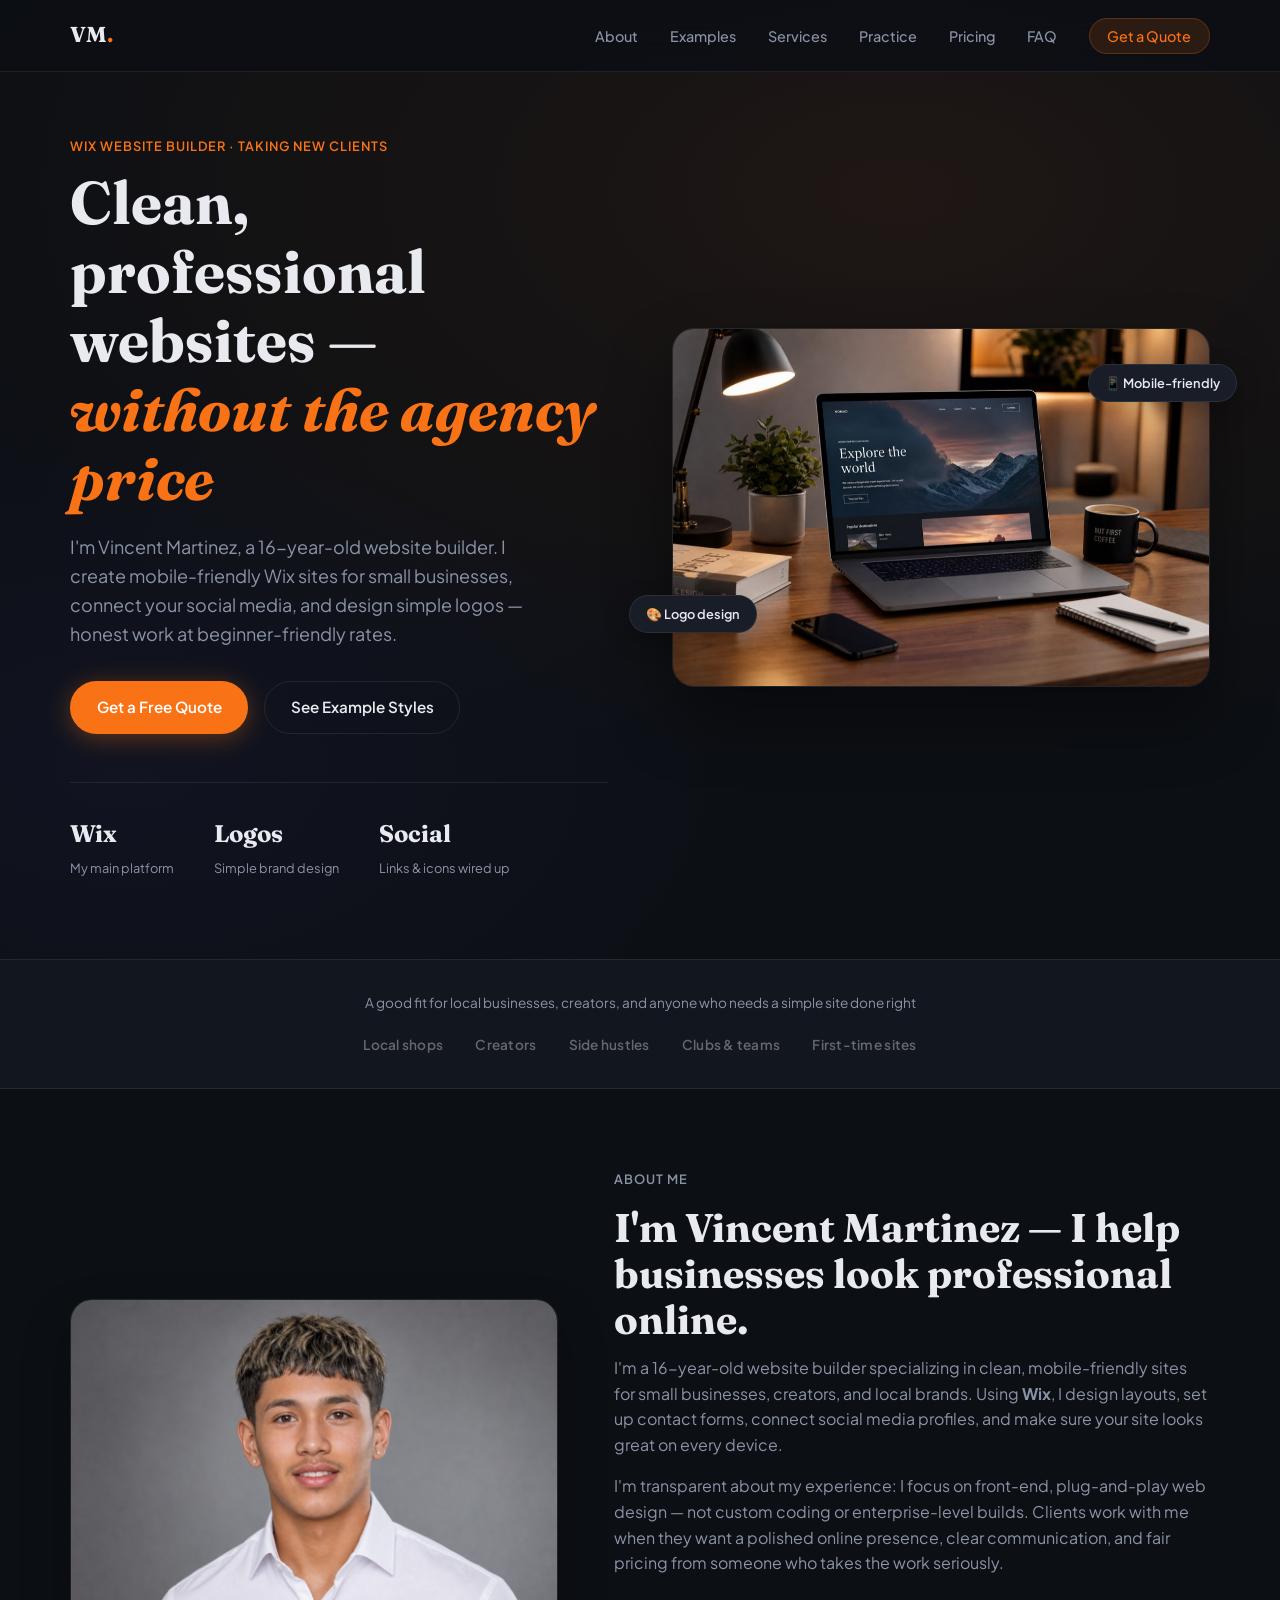
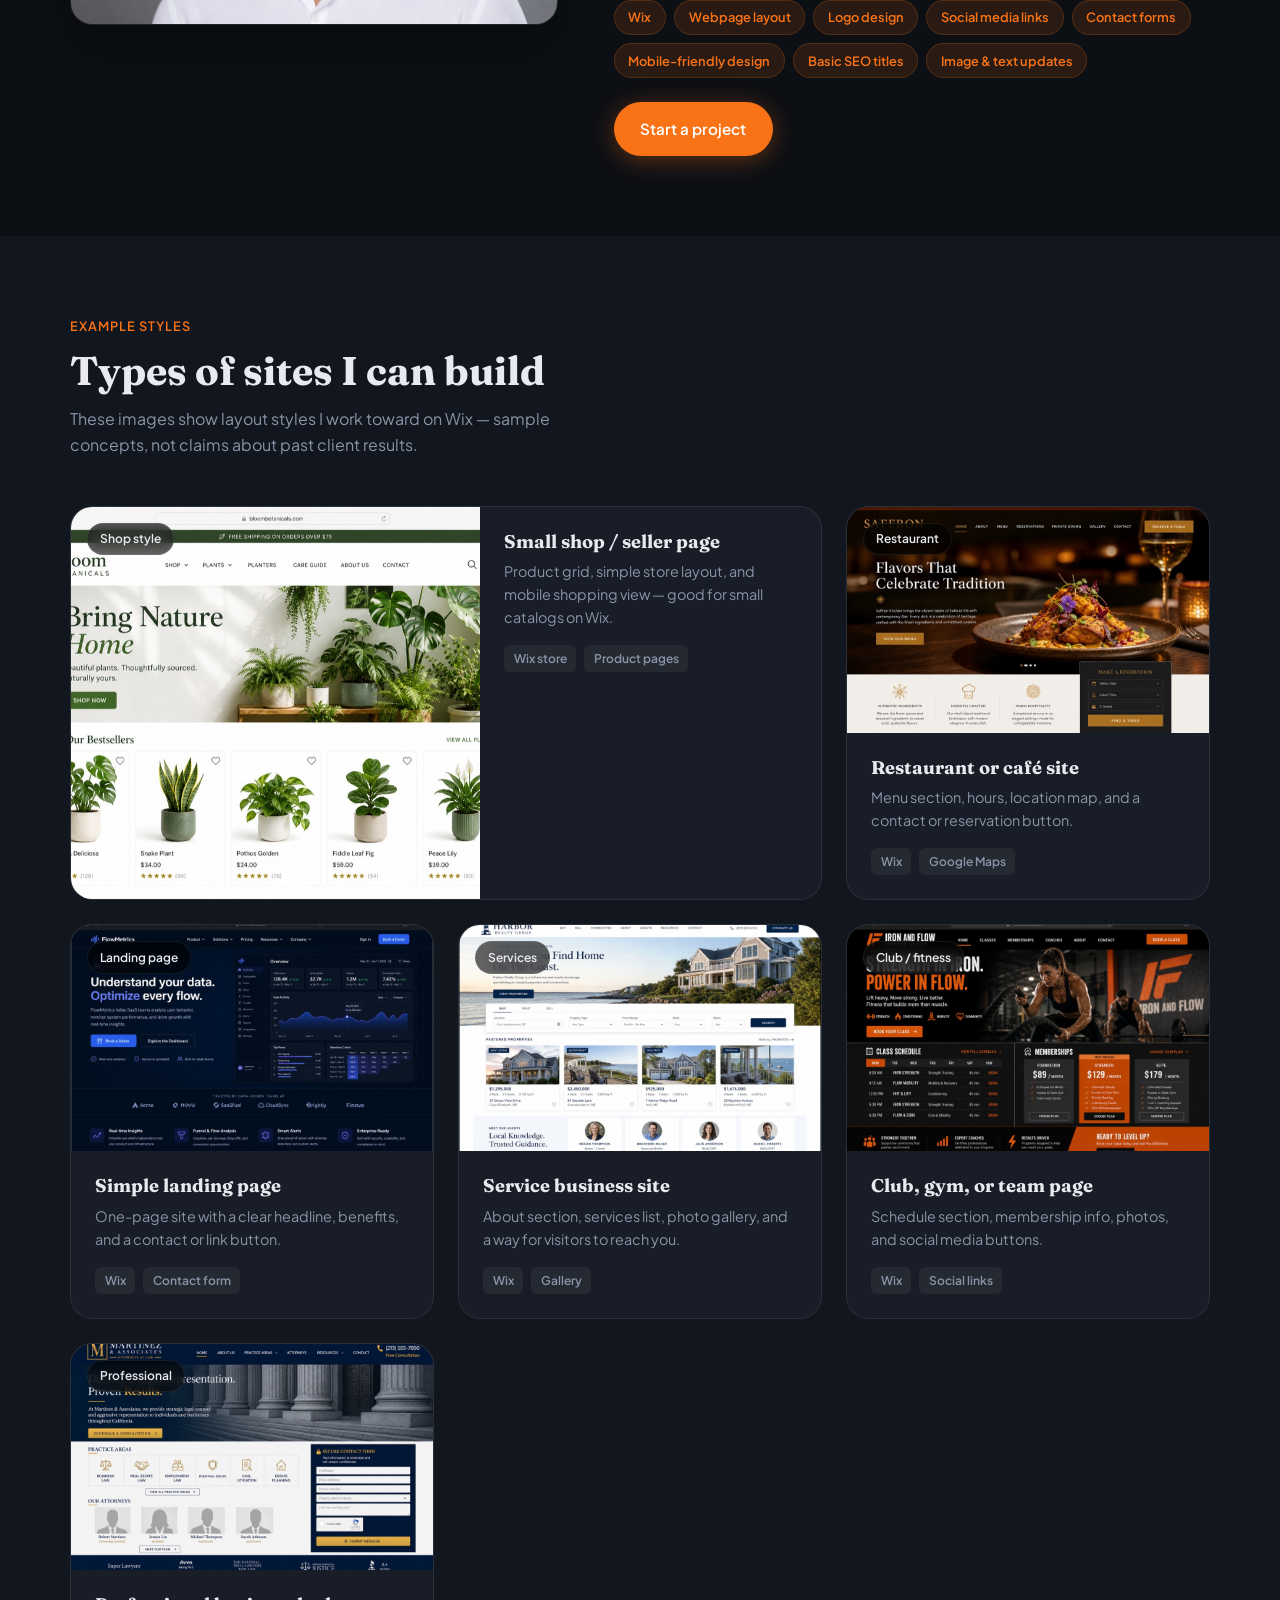
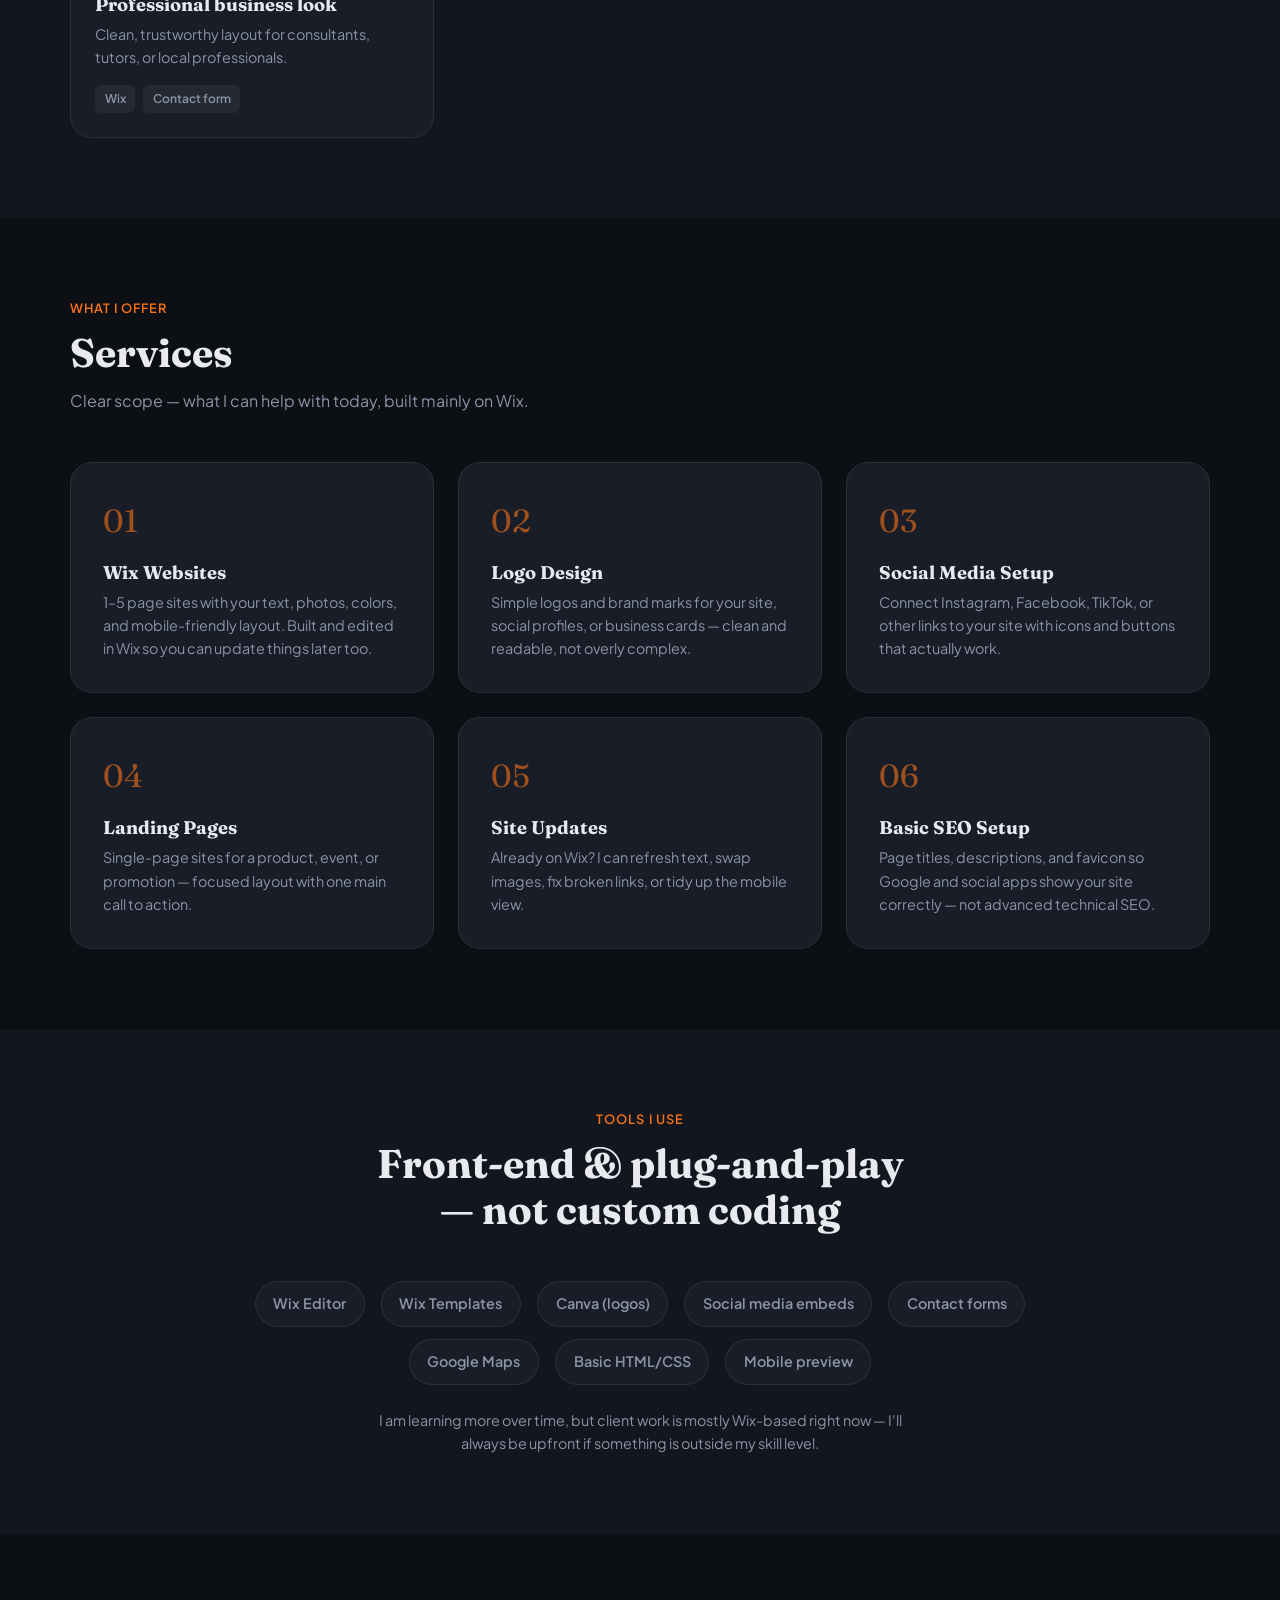
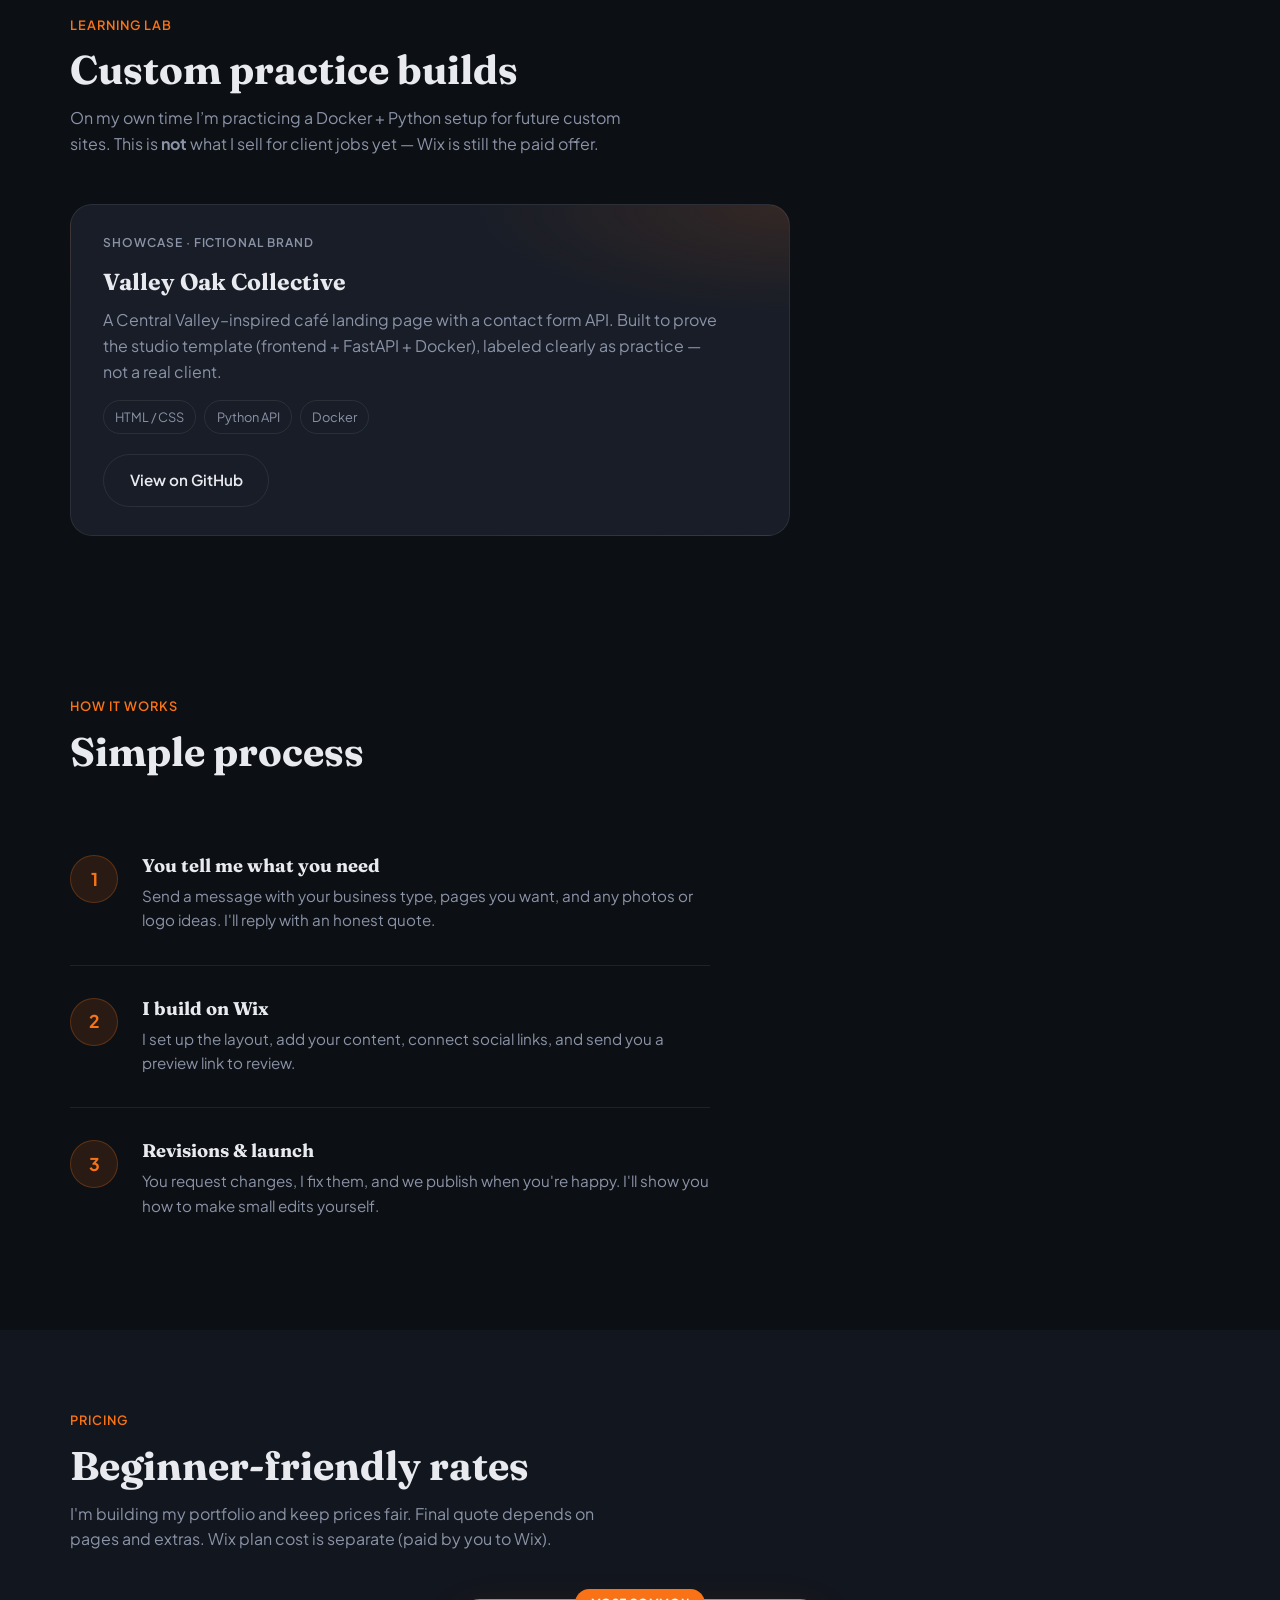
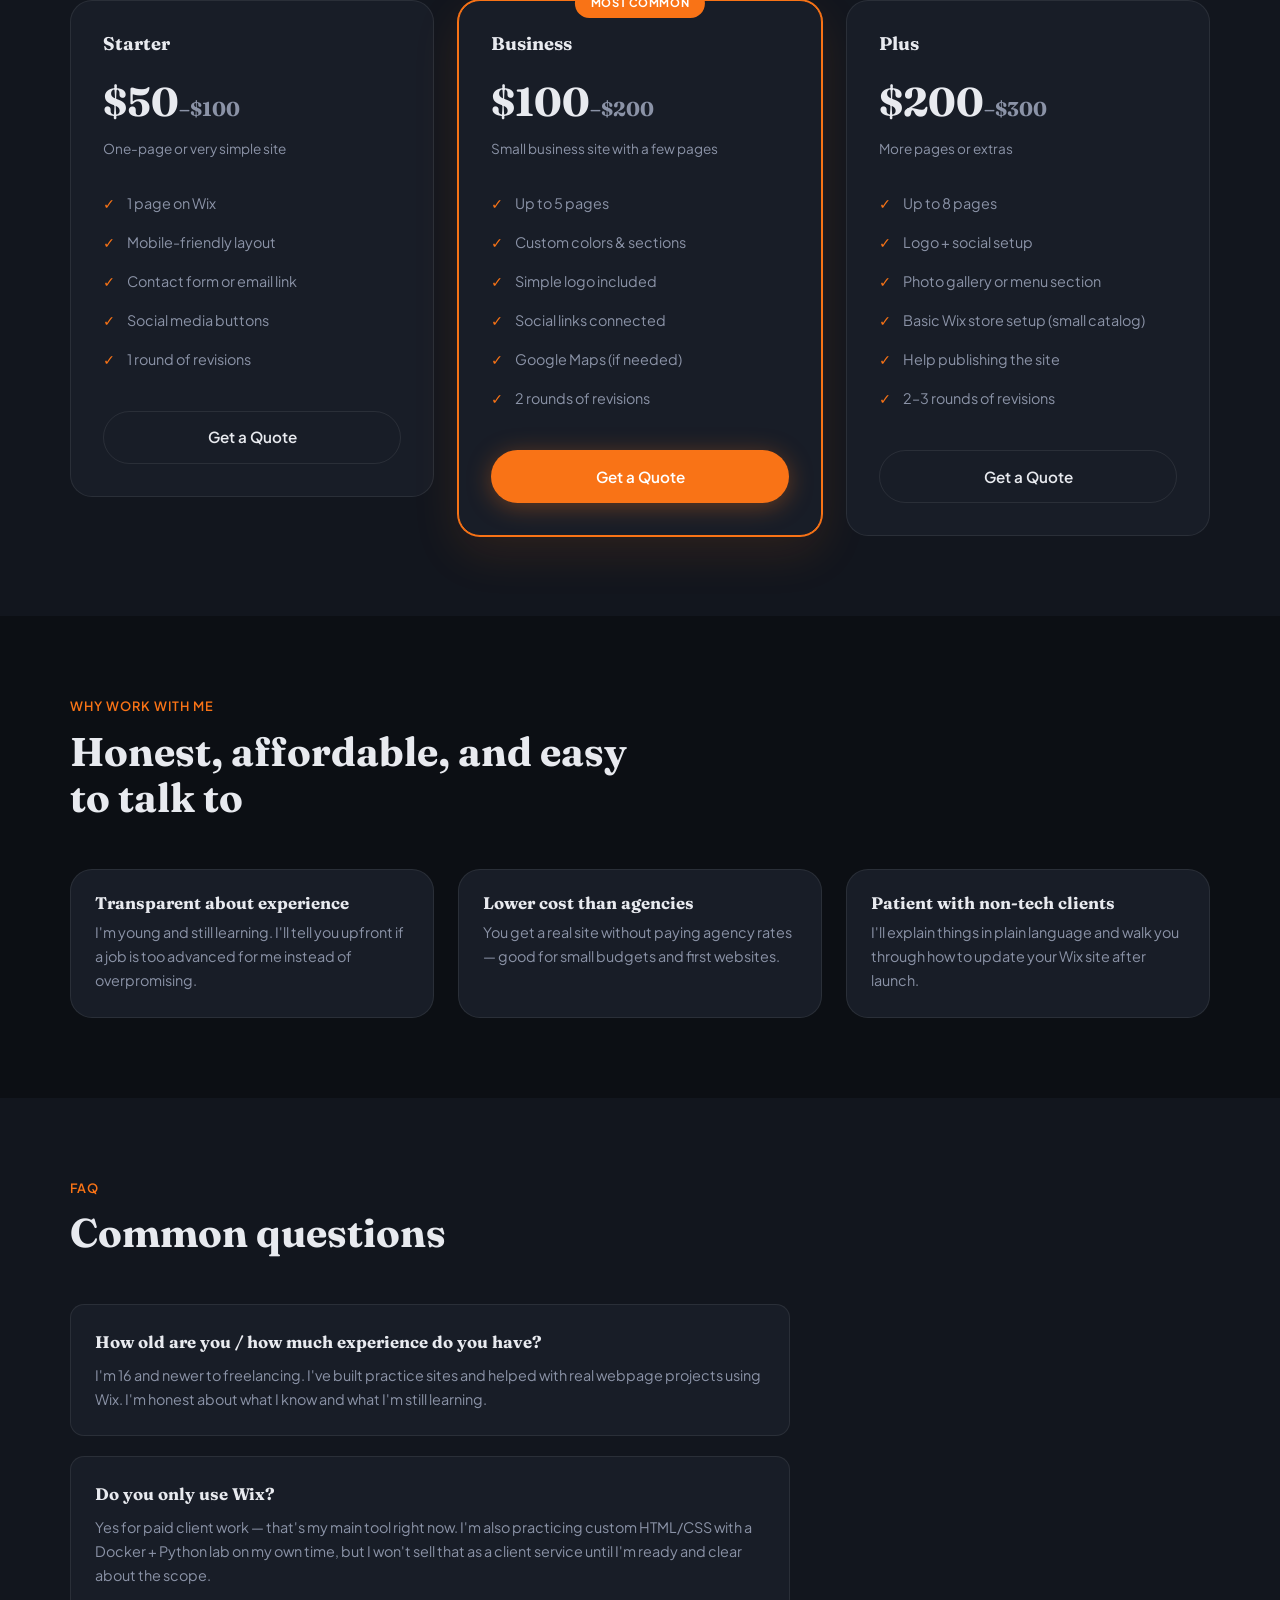
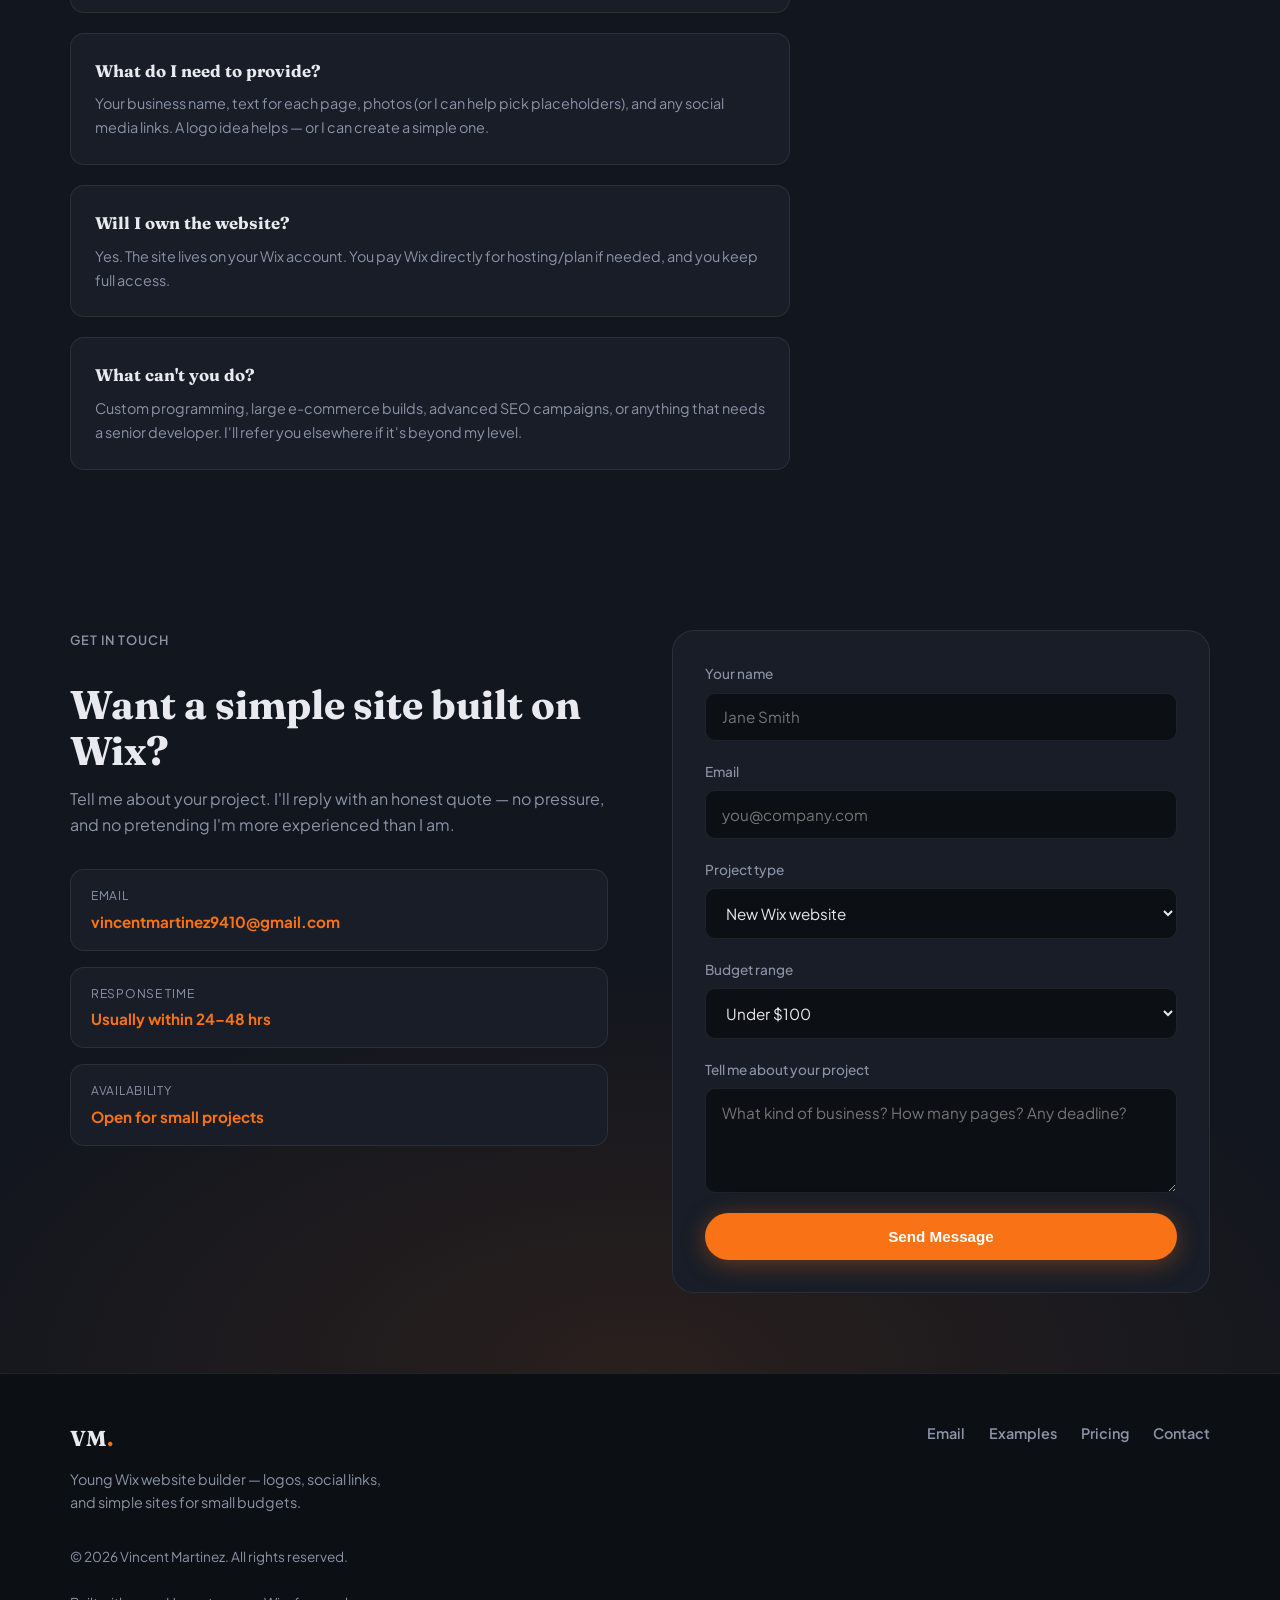
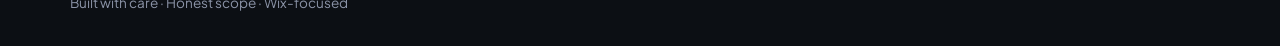
<file: index.html>
<!DOCTYPE html>
<html lang="en">
<head>
  <meta charset="UTF-8">
  <meta name="viewport" content="width=device-width, initial-scale=1.0">
  <meta name="description" content="Vincent Martinez — young website builder creating Wix sites for small businesses. Logos, social media setup, and mobile-friendly pages. Honest pricing for local businesses and creators.">
  <meta name="theme-color" content="#0c0f14">
  <meta name="author" content="Vincent Martinez">
  <link rel="icon" href="favicon.svg" type="image/svg+xml">
  <link rel="canonical" href="https://jimmythegod100.github.io/vincent-web-portfolio/">
  <meta property="og:type" content="website">
  <meta property="og:title" content="Vincent Martinez — Wix Website Builder">
  <meta property="og:description" content="Affordable Wix websites for small businesses — logos, social links, and clean front-end design. Built by a motivated young developer.">
  <meta property="og:url" content="https://jimmythegod100.github.io/vincent-web-portfolio/">
  <meta property="og:image" content="https://jimmythegod100.github.io/vincent-web-portfolio/images/og-image.png">
  <meta property="og:image:width" content="1200">
  <meta property="og:image:height" content="630">
  <meta property="og:locale" content="en_US">
  <meta name="twitter:card" content="summary_large_image">
  <meta name="twitter:title" content="Vincent Martinez — Wix Website Builder">
  <meta name="twitter:description" content="Affordable Wix websites, logos, and social media setup for small businesses.">
  <meta name="twitter:image" content="https://jimmythegod100.github.io/vincent-web-portfolio/images/og-image.png">
  <title>Vincent Martinez — Wix Website Builder</title>
  <link rel="preconnect" href="https://fonts.googleapis.com">
  <link rel="preconnect" href="https://fonts.gstatic.com" crossorigin>
  <link href="https://fonts.googleapis.com/css2?family=Fraunces:opsz,wght@9..144,500;9..144,700&family=Plus+Jakarta+Sans:wght@400;500;600;700&display=swap" rel="stylesheet">
  <link rel="stylesheet" href="css/style.css">
  <script type="application/ld+json">
  {
    "@context": "https://schema.org",
    "@type": "ProfessionalService",
    "name": "Vincent Martinez — Website Builder",
    "url": "https://jimmythegod100.github.io/vincent-web-portfolio/",
    "image": "https://jimmythegod100.github.io/vincent-web-portfolio/images/og-image.png",
    "description": "Young website builder specializing in Wix sites, logo design, and social media integration for small businesses.",
    "email": "vincentmartinez9410@gmail.com",
    "areaServed": "US",
    "priceRange": "$50–$300",
    "founder": {
      "@type": "Person",
      "name": "Vincent Martinez",
      "jobTitle": "Website Builder",
      "email": "vincentmartinez9410@gmail.com"
    }
  }
  </script>
</head>
<body>
  <a class="skip-link" href="#main">Skip to content</a>

  <header class="site-header" id="top">
    <nav class="nav container" aria-label="Primary">
      <a href="#top" class="logo">VM<span class="logo-dot">.</span></a>
      <button class="nav-toggle" aria-label="Open menu" aria-expanded="false">
        <span></span><span></span>
      </button>
      <ul class="nav-links">
        <li><a href="#about">About</a></li>
        <li><a href="#work">Examples</a></li>
        <li><a href="#services">Services</a></li>
        <li><a href="#practice">Practice</a></li>
        <li><a href="#pricing">Pricing</a></li>
        <li><a href="#faq">FAQ</a></li>
        <li id="nav-book" hidden><a href="#book">Book a call</a></li>
        <li><a href="#contact" class="nav-cta">Get a Quote</a></li>
      </ul>
    </nav>
  </header>

  <main id="main">
    <section class="hero">
      <div class="container hero-grid">
        <div class="hero-content">
          <p class="eyebrow">Wix Website Builder · Taking New Clients</p>
          <h1>Clean, professional websites — <em>without the agency price</em></h1>
          <p class="hero-lead">I'm Vincent Martinez, a 16-year-old website builder. I create mobile-friendly Wix sites for small businesses, connect your social media, and design simple logos — honest work at beginner-friendly rates.</p>
          <div class="hero-actions">
            <a href="#contact" class="btn btn-primary">Get a Free Quote</a>
            <a href="#work" class="btn btn-ghost">See Example Styles</a>
          </div>
          <div class="hero-stats">
            <div class="stat">
              <strong>Wix</strong>
              <span>My main platform</span>
            </div>
            <div class="stat">
              <strong>Logos</strong>
              <span>Simple brand design</span>
            </div>
            <div class="stat">
              <strong>Social</strong>
              <span>Links &amp; icons wired up</span>
            </div>
          </div>
        </div>
        <div class="hero-visual">
          <figure class="hero-photo">
            <img src="images/hero/workspace.jpg" alt="Vincent Martinez's workspace while building a Wix website" width="600" height="400" loading="eager">
          </figure>
          <div class="floating-badge badge-1">📱 Mobile-friendly</div>
          <div class="floating-badge badge-2">🎨 Logo design</div>
        </div>
      </div>
    </section>

    <section class="trust-bar">
      <div class="container">
        <p>A good fit for local businesses, creators, and anyone who needs a simple site done right</p>
        <div class="trust-logos">
          <span>Local shops</span>
          <span>Creators</span>
          <span>Side hustles</span>
          <span>Clubs &amp; teams</span>
          <span>First-time sites</span>
        </div>
      </div>
    </section>

    <section class="section" id="about">
      <div class="container about-grid">
        <figure class="about-photo">
          <img src="images/about/vincent-martinez.jpg?v=2" alt="Vincent Martinez — professional headshot" width="400" height="500" loading="lazy">
        </figure>
        <div class="about-content">
          <p class="eyebrow">About Me</p>
          <h2>I'm Vincent Martinez — I help businesses look professional online.</h2>
          <p>I'm a 16-year-old website builder specializing in clean, mobile-friendly sites for small businesses, creators, and local brands. Using <strong>Wix</strong>, I design layouts, set up contact forms, connect social media profiles, and make sure your site looks great on every device.</p>
          <p>I'm transparent about my experience: I focus on front-end, plug-and-play web design — not custom coding or enterprise-level builds. Clients work with me when they want a polished online presence, clear communication, and fair pricing from someone who takes the work seriously.</p>
          <ul class="skill-tags" aria-label="Skills">
            <li>Wix</li>
            <li>Webpage layout</li>
            <li>Logo design</li>
            <li>Social media links</li>
            <li>Contact forms</li>
            <li>Mobile-friendly design</li>
            <li>Basic SEO titles</li>
            <li>Image &amp; text updates</li>
          </ul>
          <a href="#contact" class="btn btn-primary">Start a project</a>
        </div>
      </div>
    </section>

    <section class="section section-alt" id="work">
      <div class="container">
        <div class="section-header">
          <p class="eyebrow">Example Styles</p>
          <h2>Types of sites I can build</h2>
          <p>These images show layout styles I work toward on Wix — sample concepts, not claims about past client results.</p>
        </div>
        <div class="project-grid">
          <article class="project-card featured">
            <div class="project-thumb">
              <img src="images/work/bloom-botanicals.jpg" alt="Example e-commerce style layout for a small shop" width="800" height="500" loading="lazy">
              <span class="project-tag">Shop style</span>
            </div>
            <div class="project-body">
              <h3>Small shop / seller page</h3>
              <p>Product grid, simple store layout, and mobile shopping view — good for small catalogs on Wix.</p>
              <ul class="project-meta">
                <li>Wix store</li>
                <li>Product pages</li>
              </ul>
            </div>
          </article>

          <article class="project-card">
            <div class="project-thumb">
              <img src="images/work/saffron-kitchen.jpg" alt="Example restaurant website layout" width="800" height="500" loading="lazy">
              <span class="project-tag">Restaurant</span>
            </div>
            <div class="project-body">
              <h3>Restaurant or café site</h3>
              <p>Menu section, hours, location map, and a contact or reservation button.</p>
              <ul class="project-meta">
                <li>Wix</li>
                <li>Google Maps</li>
              </ul>
            </div>
          </article>

          <article class="project-card">
            <div class="project-thumb">
              <img src="images/work/flowmetrics.jpg" alt="Example landing page layout" width="800" height="500" loading="lazy">
              <span class="project-tag">Landing page</span>
            </div>
            <div class="project-body">
              <h3>Simple landing page</h3>
              <p>One-page site with a clear headline, benefits, and a contact or link button.</p>
              <ul class="project-meta">
                <li>Wix</li>
                <li>Contact form</li>
              </ul>
            </div>
          </article>

          <article class="project-card">
            <div class="project-thumb">
              <img src="images/work/harbor-realty.jpg" alt="Example service business website layout" width="800" height="500" loading="lazy">
              <span class="project-tag">Services</span>
            </div>
            <div class="project-body">
              <h3>Service business site</h3>
              <p>About section, services list, photo gallery, and a way for visitors to reach you.</p>
              <ul class="project-meta">
                <li>Wix</li>
                <li>Gallery</li>
              </ul>
            </div>
          </article>

          <article class="project-card">
            <div class="project-thumb">
              <img src="images/work/iron-flow.jpg" alt="Example fitness or club website layout" width="800" height="500" loading="lazy">
              <span class="project-tag">Club / fitness</span>
            </div>
            <div class="project-body">
              <h3>Club, gym, or team page</h3>
              <p>Schedule section, membership info, photos, and social media buttons.</p>
              <ul class="project-meta">
                <li>Wix</li>
                <li>Social links</li>
              </ul>
            </div>
          </article>

          <article class="project-card">
            <div class="project-thumb">
              <img src="images/work/martinez-law.jpg" alt="Example professional business website layout" width="800" height="500" loading="lazy">
              <span class="project-tag">Professional</span>
            </div>
            <div class="project-body">
              <h3>Professional business look</h3>
              <p>Clean, trustworthy layout for consultants, tutors, or local professionals.</p>
              <ul class="project-meta">
                <li>Wix</li>
                <li>Contact form</li>
              </ul>
            </div>
          </article>
        </div>
      </div>
    </section>

    <section class="section" id="services">
      <div class="container">
        <div class="section-header">
          <p class="eyebrow">What I Offer</p>
          <h2>Services</h2>
          <p>Clear scope — what I can help with today, built mainly on Wix.</p>
        </div>
        <div class="services-grid">
          <div class="service-card">
            <div class="service-icon">01</div>
            <h3>Wix Websites</h3>
            <p>1–5 page sites with your text, photos, colors, and mobile-friendly layout. Built and edited in Wix so you can update things later too.</p>
          </div>
          <div class="service-card">
            <div class="service-icon">02</div>
            <h3>Logo Design</h3>
            <p>Simple logos and brand marks for your site, social profiles, or business cards — clean and readable, not overly complex.</p>
          </div>
          <div class="service-card">
            <div class="service-icon">03</div>
            <h3>Social Media Setup</h3>
            <p>Connect Instagram, Facebook, TikTok, or other links to your site with icons and buttons that actually work.</p>
          </div>
          <div class="service-card">
            <div class="service-icon">04</div>
            <h3>Landing Pages</h3>
            <p>Single-page sites for a product, event, or promotion — focused layout with one main call to action.</p>
          </div>
          <div class="service-card">
            <div class="service-icon">05</div>
            <h3>Site Updates</h3>
            <p>Already on Wix? I can refresh text, swap images, fix broken links, or tidy up the mobile view.</p>
          </div>
          <div class="service-card">
            <div class="service-icon">06</div>
            <h3>Basic SEO Setup</h3>
            <p>Page titles, descriptions, and favicon so Google and social apps show your site correctly — not advanced technical SEO.</p>
          </div>
        </div>
      </div>
    </section>

    <section class="section section-alt tech-section">
      <div class="container">
        <div class="section-header center">
          <p class="eyebrow">Tools I Use</p>
          <h2>Front-end &amp; plug-and-play — not custom coding</h2>
        </div>
        <ul class="tech-stack">
          <li>Wix Editor</li>
          <li>Wix Templates</li>
          <li>Canva (logos)</li>
          <li>Social media embeds</li>
          <li>Contact forms</li>
          <li>Google Maps</li>
          <li>Basic HTML/CSS</li>
          <li>Mobile preview</li>
        </ul>
        <p class="tech-note">I am learning more over time, but client work is mostly Wix-based right now — I'll always be upfront if something is outside my skill level.</p>
      </div>
    </section>

    <section class="section" id="practice">
      <div class="container">
        <div class="section-header">
          <p class="eyebrow">Learning lab</p>
          <h2>Custom practice builds</h2>
          <p>On my own time I’m practicing a Docker + Python setup for future custom sites. This is <strong>not</strong> what I sell for client jobs yet — Wix is still the paid offer.</p>
        </div>
        <article class="practice-card">
          <div class="practice-body">
            <p class="practice-label">Showcase · fictional brand</p>
            <h3>Valley Oak Collective</h3>
            <p>A Central Valley–inspired café landing page with a contact form API. Built to prove the studio template (frontend + FastAPI + Docker), labeled clearly as practice — not a real client.</p>
            <ul class="practice-meta">
              <li>HTML / CSS</li>
              <li>Python API</li>
              <li>Docker</li>
            </ul>
            <a class="btn btn-ghost" href="https://github.com/jimmythegod100/vincent-web-portfolio/tree/main/studio/showcase/valley-oak" rel="noopener noreferrer" target="_blank">View on GitHub</a>
          </div>
        </article>
      </div>
    </section>

    <section class="section" id="process">
      <div class="container">
        <div class="section-header">
          <p class="eyebrow">How It Works</p>
          <h2>Simple process</h2>
        </div>
        <ol class="process-steps">
          <li>
            <span class="step-num">1</span>
            <div>
              <h3>You tell me what you need</h3>
              <p>Send a message with your business type, pages you want, and any photos or logo ideas. I'll reply with an honest quote.</p>
            </div>
          </li>
          <li>
            <span class="step-num">2</span>
            <div>
              <h3>I build on Wix</h3>
              <p>I set up the layout, add your content, connect social links, and send you a preview link to review.</p>
            </div>
          </li>
          <li>
            <span class="step-num">3</span>
            <div>
              <h3>Revisions &amp; launch</h3>
              <p>You request changes, I fix them, and we publish when you're happy. I'll show you how to make small edits yourself.</p>
            </div>
          </li>
        </ol>
      </div>
    </section>

    <section class="section section-alt" id="pricing">
      <div class="container">
        <div class="section-header">
          <p class="eyebrow">Pricing</p>
          <h2>Beginner-friendly rates</h2>
          <p>I'm building my portfolio and keep prices fair. Final quote depends on pages and extras. Wix plan cost is separate (paid by you to Wix).</p>
        </div>
        <div class="pricing-grid">
          <div class="pricing-card">
            <h3>Starter</h3>
            <p class="price">$50<span>–$100</span></p>
            <p class="price-desc">One-page or very simple site</p>
            <ul>
              <li>1 page on Wix</li>
              <li>Mobile-friendly layout</li>
              <li>Contact form or email link</li>
              <li>Social media buttons</li>
              <li>1 round of revisions</li>
            </ul>
            <a href="#contact" class="btn btn-ghost btn-block">Get a Quote</a>
          </div>
          <div class="pricing-card popular">
            <span class="popular-badge">Most Common</span>
            <h3>Business</h3>
            <p class="price">$100<span>–$200</span></p>
            <p class="price-desc">Small business site with a few pages</p>
            <ul>
              <li>Up to 5 pages</li>
              <li>Custom colors &amp; sections</li>
              <li>Simple logo included</li>
              <li>Social links connected</li>
              <li>Google Maps (if needed)</li>
              <li>2 rounds of revisions</li>
            </ul>
            <a href="#contact" class="btn btn-primary btn-block">Get a Quote</a>
          </div>
          <div class="pricing-card">
            <h3>Plus</h3>
            <p class="price">$200<span>–$300</span></p>
            <p class="price-desc">More pages or extras</p>
            <ul>
              <li>Up to 8 pages</li>
              <li>Logo + social setup</li>
              <li>Photo gallery or menu section</li>
              <li>Basic Wix store setup (small catalog)</li>
              <li>Help publishing the site</li>
              <li>2–3 rounds of revisions</li>
            </ul>
            <a href="#contact" class="btn btn-ghost btn-block">Get a Quote</a>
          </div>
        </div>
      </div>
    </section>

    <section class="section why-section">
      <div class="container">
        <div class="section-header">
          <p class="eyebrow">Why work with me</p>
          <h2>Honest, affordable, and easy to talk to</h2>
        </div>
        <div class="why-grid">
          <div class="why-card">
            <h3>Transparent about experience</h3>
            <p>I'm young and still learning. I'll tell you upfront if a job is too advanced for me instead of overpromising.</p>
          </div>
          <div class="why-card">
            <h3>Lower cost than agencies</h3>
            <p>You get a real site without paying agency rates — good for small budgets and first websites.</p>
          </div>
          <div class="why-card">
            <h3>Patient with non-tech clients</h3>
            <p>I'll explain things in plain language and walk you through how to update your Wix site after launch.</p>
          </div>
        </div>
      </div>
    </section>

    <section class="section section-alt" id="faq">
      <div class="container">
        <div class="section-header">
          <p class="eyebrow">FAQ</p>
          <h2>Common questions</h2>
        </div>
        <dl class="faq-list">
          <div class="faq-item">
            <dt>How old are you / how much experience do you have?</dt>
            <dd>I'm 16 and newer to freelancing. I've built practice sites and helped with real webpage projects using Wix. I'm honest about what I know and what I'm still learning.</dd>
          </div>
          <div class="faq-item">
            <dt>Do you only use Wix?</dt>
            <dd>Yes for paid client work — that's my main tool right now. I'm also practicing custom HTML/CSS with a Docker + Python lab on my own time, but I won't sell that as a client service until I'm ready and clear about the scope.</dd>
          </div>
          <div class="faq-item">
            <dt>What do I need to provide?</dt>
            <dd>Your business name, text for each page, photos (or I can help pick placeholders), and any social media links. A logo idea helps — or I can create a simple one.</dd>
          </div>
          <div class="faq-item">
            <dt>Will I own the website?</dt>
            <dd>Yes. The site lives on your Wix account. You pay Wix directly for hosting/plan if needed, and you keep full access.</dd>
          </div>
          <div class="faq-item">
            <dt>What can't you do?</dt>
            <dd>Custom programming, large e-commerce builds, advanced SEO campaigns, or anything that needs a senior developer. I'll refer you elsewhere if it's beyond my level.</dd>
          </div>
        </dl>
      </div>
    </section>

    <section class="section section-alt" id="book" hidden>
      <div class="container">
        <div class="section-header center">
          <p class="eyebrow">Schedule</p>
          <h2>Book a free intro call</h2>
          <p>Pick a time that works — no back-and-forth emails required.</p>
        </div>
        <div id="calendly-embed" class="calendly-embed"></div>
      </div>
    </section>

    <section class="section section-cta" id="contact">
      <div class="container cta-grid">
        <div class="cta-content">
          <p class="eyebrow">Get in Touch</p>
          <h2>Want a simple site built on Wix?</h2>
          <p>Tell me about your project. I'll reply with an honest quote — no pressure, and no pretending I'm more experienced than I am.</p>
          <div class="contact-links">
            <a href="mailto:vincentmartinez9410@gmail.com" class="contact-item">
              <span>Email</span>
              <strong>vincentmartinez9410@gmail.com</strong>
            </a>
            <div class="contact-item">
              <span>Response time</span>
              <strong>Usually within 24–48 hrs</strong>
            </div>
            <div class="contact-item">
              <span>Availability</span>
              <strong>Open for small projects</strong>
            </div>
          </div>
          <div id="contact-social" class="social-links" hidden aria-label="Social media"></div>
          <div id="payment-links" class="payment-links" hidden aria-label="Payment options"></div>
        </div>
        <form class="contact-form" action="https://formsubmit.co/vincentmartinez9410@gmail.com" method="POST">
          <input type="hidden" name="_subject" value="Website inquiry — Vincent Martinez">
          <input type="hidden" name="_captcha" value="false">
          <input type="hidden" name="_template" value="table">
          <input type="hidden" name="_next" value="https://jimmythegod100.github.io/vincent-web-portfolio/thanks.html">
          <input type="text" name="_honey" class="honey" tabindex="-1" autocomplete="off" aria-hidden="true">
          <label>
            Your name
            <input type="text" name="name" required placeholder="Jane Smith" autocomplete="name">
          </label>
          <label>
            Email
            <input type="email" name="email" required placeholder="you@company.com" autocomplete="email">
          </label>
          <label>
            Project type
            <select name="project">
              <option value="wix-site">New Wix website</option>
              <option value="logo">Logo design</option>
              <option value="social">Social media setup</option>
              <option value="updates">Update existing Wix site</option>
              <option value="other">Other / not sure</option>
            </select>
          </label>
          <label>
            Budget range
            <select name="budget">
              <option value="under-100">Under $100</option>
              <option value="100-200">$100 – $200</option>
              <option value="200-300">$200 – $300</option>
              <option value="flexible">Flexible / let's talk</option>
            </select>
          </label>
          <label>
            Tell me about your project
            <textarea name="message" rows="4" required placeholder="What kind of business? How many pages? Any deadline?"></textarea>
          </label>
          <button type="submit" class="btn btn-primary btn-block">Send Message</button>
        </form>
      </div>
    </section>
  </main>

  <footer class="site-footer">
    <div class="container footer-inner">
      <div class="footer-brand">
        <a href="#top" class="logo">VM<span class="logo-dot">.</span></a>
        <p>Young Wix website builder — logos, social links, and simple sites for small budgets.</p>
      </div>
      <div class="footer-links">
        <a href="mailto:vincentmartinez9410@gmail.com">Email</a>
        <a href="#work">Examples</a>
        <a href="#pricing">Pricing</a>
        <a href="#contact">Contact</a>
      </div>
      <div id="footer-social" class="social-links footer-social" hidden aria-label="Social media"></div>
      <p class="footer-copy">&copy; <span id="year">2026</span> Vincent Martinez. All rights reserved.</p>
      <p class="footer-note">Built with care · Honest scope · Wix-focused</p>
    </div>
  </footer>

  <script src="js/site-config.js"></script>
  <script src="js/integrations.js"></script>
  <script src="js/main.js"></script>
</body>
</html>
</file>
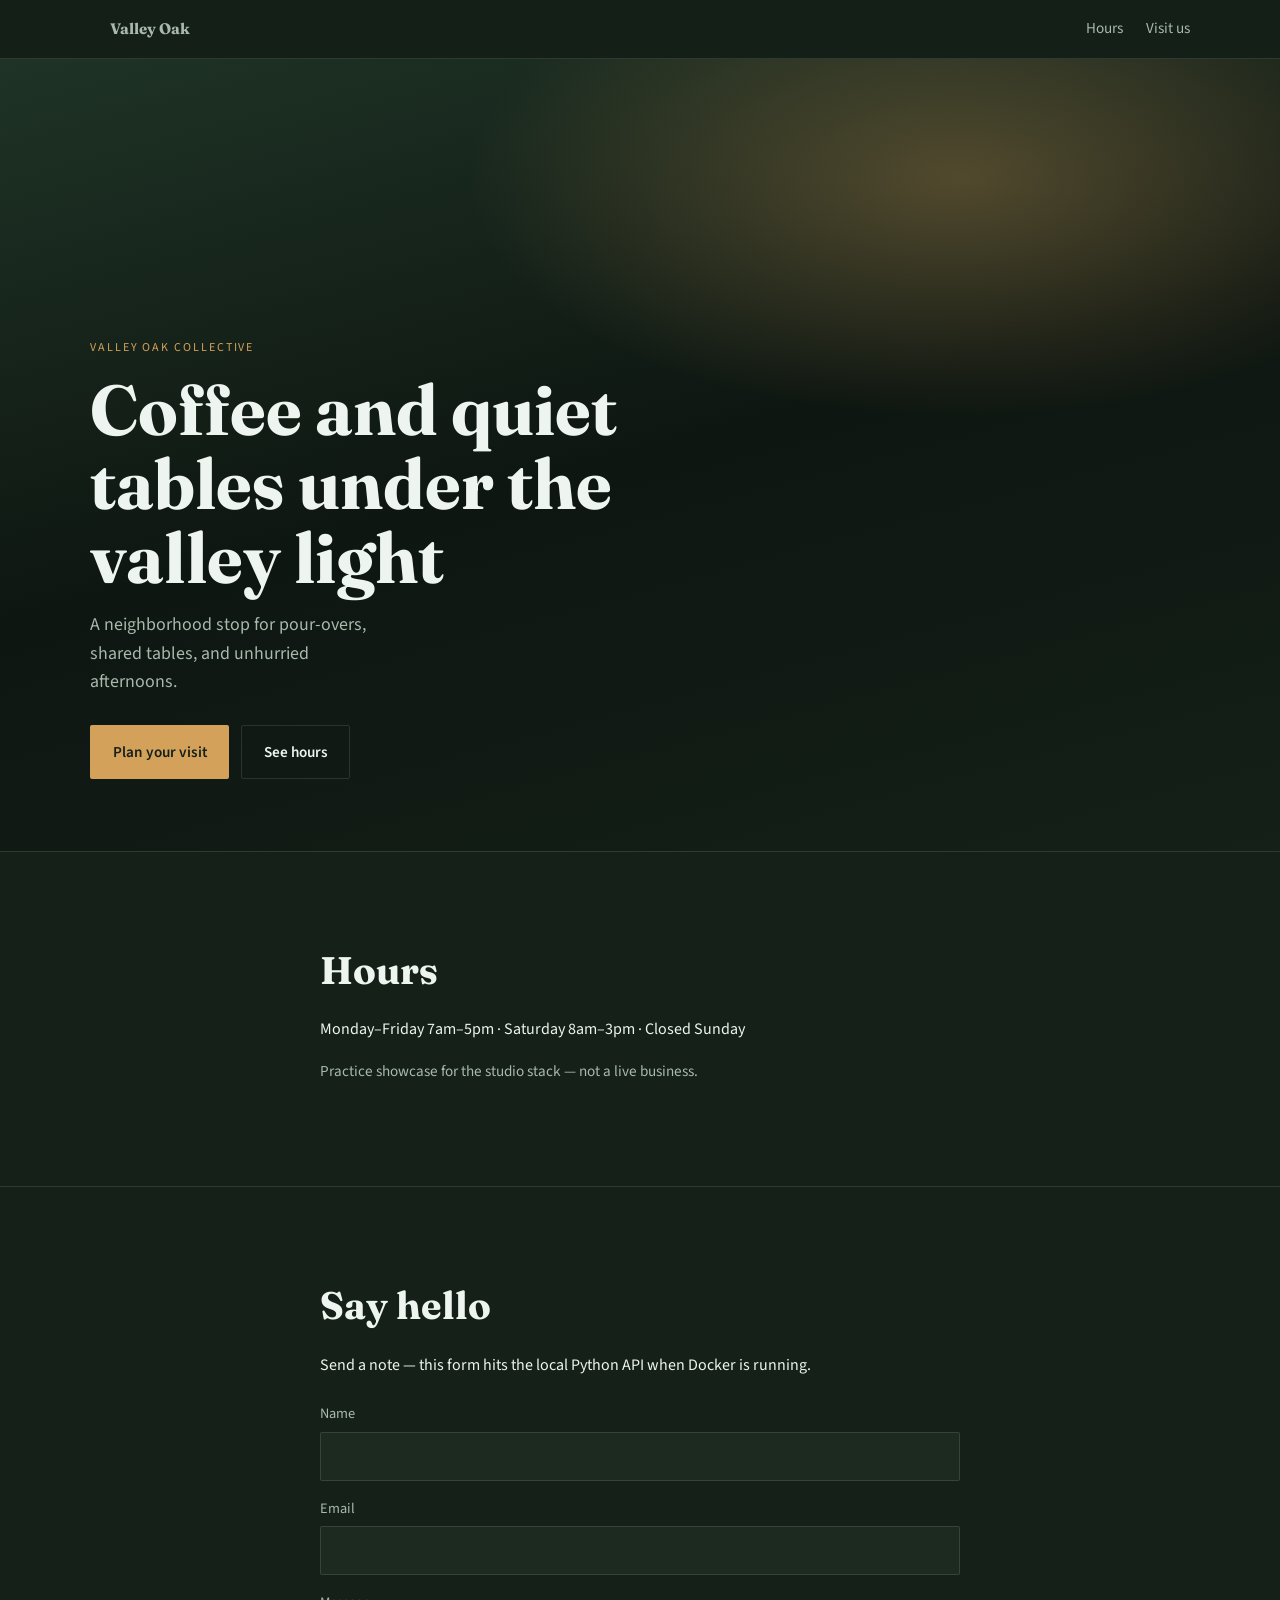
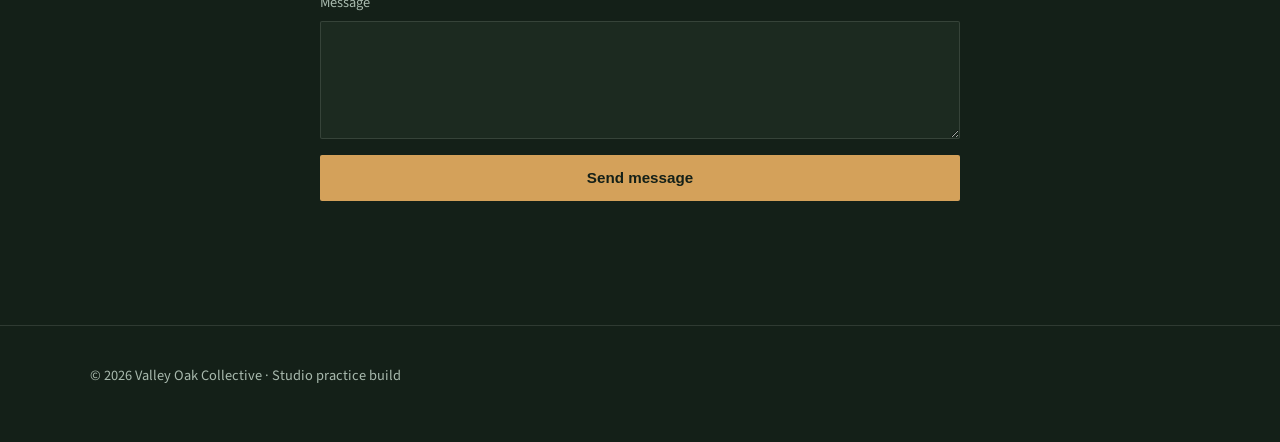
<file: studio/showcase/valley-oak/frontend/index.html>
<!DOCTYPE html>
<html lang="en">
<head>
  <meta charset="UTF-8">
  <meta name="viewport" content="width=device-width, initial-scale=1.0">
  <meta name="description" content="Valley Oak Collective — coffee, community tables, and quiet work space in the Central Valley. Practice showcase site (not a real client).">
  <title>Valley Oak Collective</title>
  <link rel="preconnect" href="https://fonts.googleapis.com">
  <link rel="preconnect" href="https://fonts.gstatic.com" crossorigin>
  <link href="https://fonts.googleapis.com/css2?family=Fraunces:opsz,wght@9..144,600;9..144,700&family=Source+Sans+3:wght@400;500;600&display=swap" rel="stylesheet">
  <link rel="stylesheet" href="css/style.css">
</head>
<body>
  <a class="skip-link" href="#main">Skip to content</a>

  <header class="site-header">
    <div class="container nav">
      <a class="brand" href="#top">Valley Oak</a>
      <nav aria-label="Primary">
        <a href="#hours">Hours</a>
        <a href="#contact" class="nav-cta">Visit us</a>
      </nav>
    </div>
  </header>

  <main id="main">
    <section class="hero" id="top">
      <div class="hero-atmosphere" aria-hidden="true"></div>
      <div class="container hero-copy">
        <p class="eyebrow">Valley Oak Collective</p>
        <h1>Coffee and quiet tables under the valley light</h1>
        <p class="lede">A neighborhood stop for pour-overs, shared tables, and unhurried afternoons.</p>
        <div class="hero-actions">
          <a class="btn primary" href="#contact">Plan your visit</a>
          <a class="btn ghost" href="#hours">See hours</a>
        </div>
      </div>
    </section>

    <section class="section reveal" id="hours">
      <div class="container narrow">
        <h2>Hours</h2>
        <p>Monday–Friday 7am–5pm · Saturday 8am–3pm · Closed Sunday</p>
        <p class="muted">Practice showcase for the studio stack — not a live business.</p>
      </div>
    </section>

    <section class="section contact reveal" id="contact">
      <div class="container narrow">
        <h2>Say hello</h2>
        <p>Send a note — this form hits the local Python API when Docker is running.</p>
        <form id="contact-form" class="contact-form">
          <label>
            Name
            <input name="name" type="text" required maxlength="120" autocomplete="name">
          </label>
          <label>
            Email
            <input name="email" type="email" required autocomplete="email">
          </label>
          <label>
            Message
            <textarea name="message" rows="4" required maxlength="2000"></textarea>
          </label>
          <button type="submit" class="btn primary">Send message</button>
          <p id="form-status" class="form-status" role="status" aria-live="polite"></p>
        </form>
      </div>
    </section>
  </main>

  <footer class="site-footer">
    <div class="container">
      <p>© <span id="year"></span> Valley Oak Collective · Studio practice build</p>
    </div>
  </footer>

  <script src="js/main.js"></script>
</body>
</html>
</file>
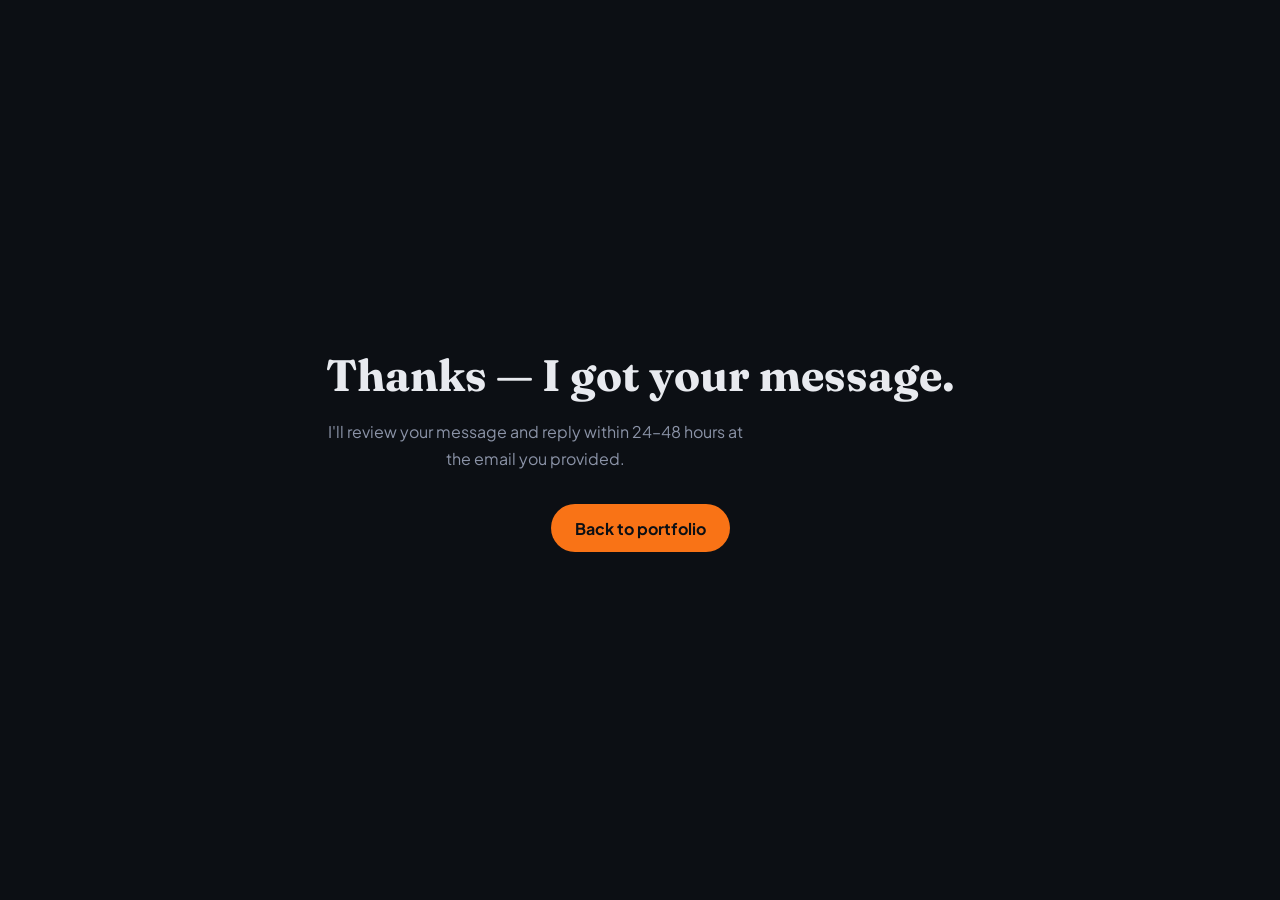
<file: thanks.html>
<!DOCTYPE html>
<html lang="en">
<head>
  <meta charset="UTF-8">
  <meta name="viewport" content="width=device-width, initial-scale=1.0">
  <meta name="robots" content="noindex">
  <title>Message Sent — Vincent Martinez</title>
  <link rel="icon" href="/favicon.svg" type="image/svg+xml">
  <link rel="preconnect" href="https://fonts.googleapis.com">
  <link rel="preconnect" href="https://fonts.gstatic.com" crossorigin>
  <link href="https://fonts.googleapis.com/css2?family=Fraunces:opsz,wght@9..144,700&family=Plus+Jakarta+Sans:wght@400;600&display=swap" rel="stylesheet">
  <style>
    :root { --bg: #0c0f14; --text: #e8eaef; --muted: #8b93a7; --accent: #f97316; }
    * { box-sizing: border-box; margin: 0; padding: 0; }
    body {
      font-family: 'Plus Jakarta Sans', system-ui, sans-serif;
      background: var(--bg);
      color: var(--text);
      min-height: 100vh;
      display: grid;
      place-items: center;
      padding: 2rem;
      text-align: center;
    }
    h1 { font-family: Fraunces, Georgia, serif; font-size: clamp(2rem, 5vw, 2.75rem); margin-bottom: 1rem; }
    p { color: var(--muted); max-width: 420px; line-height: 1.7; margin-bottom: 2rem; }
    a {
      display: inline-block;
      background: var(--accent);
      color: #0c0f14;
      font-weight: 700;
      padding: 0.85rem 1.5rem;
      border-radius: 999px;
      text-decoration: none;
    }
  </style>
</head>
<body>
  <main>
    <h1>Thanks — I got your message.</h1>
    <p>I'll review your message and reply within 24–48 hours at the email you provided.</p>
    <a href="index.html">Back to portfolio</a>
  </main>
</body>
</html>
</file>
<file: css/style.css>
/* ============================================
   Vincent Martinez — Web Portfolio
   ============================================ */

:root {
  --bg: #0c0f14;
  --bg-alt: #12161e;
  --bg-card: #181d27;
  --bg-card-hover: #1e2430;
  --text: #e8eaef;
  --text-muted: #8b93a7;
  --accent: #f97316;
  --accent-soft: rgba(249, 115, 22, 0.12);
  --accent-glow: rgba(249, 115, 22, 0.35);
  --border: rgba(255, 255, 255, 0.08);
  --radius: 14px;
  --radius-lg: 22px;
  --font: 'Plus Jakarta Sans', system-ui, sans-serif;
  --font-display: 'Fraunces', Georgia, serif;
  --container: 1140px;
  --header-h: 72px;
}

*, *::before, *::after {
  box-sizing: border-box;
  margin: 0;
  padding: 0;
}

html {
  scroll-behavior: smooth;
  scroll-padding-top: var(--header-h);
}

body {
  font-family: var(--font);
  background: var(--bg);
  color: var(--text);
  line-height: 1.6;
  -webkit-font-smoothing: antialiased;
}

img { max-width: 100%; display: block; }

a {
  color: inherit;
  text-decoration: none;
}

ul { list-style: none; }

.container {
  width: min(var(--container), 100% - 2.5rem);
  margin-inline: auto;
}

/* ---- Typography ---- */

.eyebrow {
  font-size: 0.8rem;
  font-weight: 600;
  letter-spacing: 0.08em;
  text-transform: uppercase;
  color: var(--accent);
  margin-bottom: 0.75rem;
}

h1, h2, h3 {
  font-family: var(--font-display);
  font-weight: 700;
  line-height: 1.15;
}

h1 {
  font-size: clamp(2.4rem, 5vw, 3.75rem);
  margin-bottom: 1.25rem;
}

h1 em {
  font-style: italic;
  color: var(--accent);
}

h2 {
  font-size: clamp(1.75rem, 3.5vw, 2.5rem);
  margin-bottom: 0.75rem;
}

h3 {
  font-size: 1.15rem;
  margin-bottom: 0.5rem;
}

.section-header {
  max-width: 560px;
  margin-bottom: 3rem;
}

.section-header p:last-child {
  color: var(--text-muted);
  margin-top: 0.5rem;
}

/* ---- Buttons ---- */

.btn {
  display: inline-flex;
  align-items: center;
  justify-content: center;
  gap: 0.5rem;
  padding: 0.85rem 1.6rem;
  border-radius: 999px;
  font-weight: 600;
  font-size: 0.95rem;
  border: 1px solid transparent;
  cursor: pointer;
  transition: transform 0.2s, background 0.2s, border-color 0.2s, box-shadow 0.2s;
}

.btn:hover {
  transform: translateY(-2px);
}

.btn-primary {
  background: var(--accent);
  color: #fff;
  box-shadow: 0 4px 24px var(--accent-glow);
}

.btn-primary:hover {
  background: #ea580c;
}

.btn-ghost {
  background: transparent;
  border-color: var(--border);
  color: var(--text);
}

.btn-ghost:hover {
  border-color: var(--text-muted);
  background: rgba(255, 255, 255, 0.04);
}

.btn-block {
  width: 100%;
}

/* ---- Header ---- */

.site-header {
  position: fixed;
  top: 0;
  left: 0;
  right: 0;
  z-index: 100;
  height: var(--header-h);
  background: rgba(12, 15, 20, 0.85);
  backdrop-filter: blur(16px);
  border-bottom: 1px solid var(--border);
}

.nav {
  display: flex;
  align-items: center;
  justify-content: space-between;
  height: 100%;
}

.logo {
  font-family: var(--font-display);
  font-size: 1.35rem;
  font-weight: 700;
}

.logo-dot {
  color: var(--accent);
}

.nav-links {
  display: flex;
  align-items: center;
  gap: 2rem;
}

.nav-links a {
  font-size: 0.9rem;
  font-weight: 500;
  color: var(--text-muted);
  transition: color 0.2s;
}

.nav-links a:hover {
  color: var(--text);
}

.nav-cta {
  background: var(--accent-soft);
  color: var(--accent) !important;
  padding: 0.5rem 1.1rem;
  border-radius: 999px;
  border: 1px solid rgba(249, 115, 22, 0.25);
}

.nav-cta:hover {
  background: rgba(249, 115, 22, 0.2);
}

.nav-toggle {
  display: none;
  flex-direction: column;
  gap: 6px;
  background: none;
  border: none;
  cursor: pointer;
  padding: 4px;
}

.nav-toggle span {
  display: block;
  width: 24px;
  height: 2px;
  background: var(--text);
  border-radius: 2px;
  transition: transform 0.3s, opacity 0.3s;
}

/* ---- Hero ---- */

.hero {
  padding: calc(var(--header-h) + 4rem) 0 5rem;
  background:
    radial-gradient(ellipse 80% 60% at 70% 20%, rgba(249, 115, 22, 0.08), transparent),
    radial-gradient(ellipse 50% 40% at 10% 80%, rgba(99, 102, 241, 0.06), transparent);
}

.hero-grid {
  display: grid;
  grid-template-columns: 1fr 1fr;
  gap: 4rem;
  align-items: center;
}

.hero-lead {
  font-size: 1.125rem;
  color: var(--text-muted);
  max-width: 480px;
  margin-bottom: 2rem;
}

.hero-actions {
  display: flex;
  flex-wrap: wrap;
  gap: 1rem;
  margin-bottom: 3rem;
}

.hero-stats {
  display: flex;
  gap: 2.5rem;
  padding-top: 2rem;
  border-top: 1px solid var(--border);
}

.stat strong {
  display: block;
  font-size: 1.5rem;
  font-family: var(--font-display);
  color: var(--text);
}

.stat span {
  font-size: 0.8rem;
  color: var(--text-muted);
}

.hero-visual {
  position: relative;
}

.hero-photo {
  margin: 0;
  border-radius: var(--radius-lg);
  overflow: hidden;
  border: 1px solid var(--border);
  box-shadow: 0 32px 64px rgba(0, 0, 0, 0.4);
}

.hero-photo img {
  width: 100%;
  height: auto;
  display: block;
}

.browser-mock {
  background: var(--bg-card);
  border-radius: var(--radius-lg);
  border: 1px solid var(--border);
  overflow: hidden;
  box-shadow: 0 32px 64px rgba(0, 0, 0, 0.4);
}

.browser-bar {
  display: flex;
  gap: 6px;
  padding: 12px 16px;
  background: rgba(0, 0, 0, 0.3);
  border-bottom: 1px solid var(--border);
}

.browser-bar span {
  width: 10px;
  height: 10px;
  border-radius: 50%;
  background: rgba(255, 255, 255, 0.15);
}

.browser-bar span:first-child { background: #ff5f57; }
.browser-bar span:nth-child(2) { background: #febc2e; }
.browser-bar span:nth-child(3) { background: #28c840; }

.browser-screen {
  padding: 1.5rem;
  display: flex;
  flex-direction: column;
  gap: 1rem;
}

.mock-nav {
  height: 12px;
  width: 40%;
  background: rgba(255, 255, 255, 0.1);
  border-radius: 4px;
}

.mock-hero-block {
  height: 80px;
  background: linear-gradient(135deg, var(--accent-soft), rgba(99, 102, 241, 0.1));
  border-radius: 8px;
  border: 1px solid var(--border);
}

.mock-cards {
  display: grid;
  grid-template-columns: repeat(3, 1fr);
  gap: 0.75rem;
}

.mock-cards div {
  height: 60px;
  background: rgba(255, 255, 255, 0.04);
  border-radius: 8px;
  border: 1px solid var(--border);
}

.floating-badge {
  position: absolute;
  background: var(--bg-card);
  border: 1px solid var(--border);
  padding: 0.5rem 1rem;
  border-radius: 999px;
  font-size: 0.8rem;
  font-weight: 600;
  box-shadow: 0 8px 24px rgba(0, 0, 0, 0.3);
  animation: float 4s ease-in-out infinite;
}

.badge-1 { top: 10%; right: -5%; animation-delay: 0s; }
.badge-2 { bottom: 15%; left: -8%; animation-delay: 1.5s; }

@keyframes float {
  0%, 100% { transform: translateY(0); }
  50% { transform: translateY(-8px); }
}

/* ---- Trust bar ---- */

.trust-bar {
  padding: 2rem 0;
  border-block: 1px solid var(--border);
  background: var(--bg-alt);
}

.trust-bar p {
  text-align: center;
  font-size: 0.85rem;
  color: var(--text-muted);
  margin-bottom: 1.25rem;
}

.trust-logos {
  display: flex;
  flex-wrap: wrap;
  justify-content: center;
  gap: 1rem 2rem;
}

.trust-logos span {
  font-size: 0.85rem;
  font-weight: 600;
  color: rgba(255, 255, 255, 0.35);
  letter-spacing: 0.02em;
}

/* ---- Sections ---- */

.section {
  padding: 5rem 0;
}

.section-alt {
  background: var(--bg-alt);
}

/* ---- Projects ---- */

.project-grid {
  display: grid;
  grid-template-columns: repeat(3, 1fr);
  gap: 1.5rem;
}

.project-card {
  background: var(--bg-card);
  border: 1px solid var(--border);
  border-radius: var(--radius-lg);
  overflow: hidden;
  transition: transform 0.25s, border-color 0.25s, box-shadow 0.25s;
}

.project-card:hover {
  transform: translateY(-4px);
  border-color: rgba(249, 115, 22, 0.3);
  box-shadow: 0 16px 40px rgba(0, 0, 0, 0.25);
}

.project-card.featured {
  grid-column: span 2;
  display: grid;
  grid-template-columns: 1.2fr 1fr;
}

.project-thumb {
  aspect-ratio: 16 / 10;
  position: relative;
  background: var(--bg-alt);
  overflow: hidden;
}

.project-thumb img {
  width: 100%;
  height: 100%;
  object-fit: cover;
  transition: transform 0.4s ease;
}

.project-card:hover .project-thumb img {
  transform: scale(1.04);
}

.project-card.featured .project-thumb {
  aspect-ratio: auto;
  min-height: 240px;
}

.project-tag {
  position: absolute;
  top: 1rem;
  left: 1rem;
  background: rgba(0, 0, 0, 0.6);
  backdrop-filter: blur(8px);
  padding: 0.35rem 0.75rem;
  border-radius: 999px;
  font-size: 0.75rem;
  font-weight: 600;
  border: 1px solid var(--border);
}

.project-body {
  padding: 1.5rem;
}

.project-body p {
  font-size: 0.9rem;
  color: var(--text-muted);
  margin-bottom: 1rem;
}

.project-meta {
  display: flex;
  flex-wrap: wrap;
  gap: 0.5rem;
}

.project-meta li {
  font-size: 0.75rem;
  font-weight: 600;
  padding: 0.25rem 0.6rem;
  background: rgba(255, 255, 255, 0.05);
  border-radius: 6px;
  color: var(--text-muted);
}

/* ---- Services ---- */

.services-grid {
  display: grid;
  grid-template-columns: repeat(3, 1fr);
  gap: 1.5rem;
}

.service-card {
  padding: 2rem;
  background: var(--bg-card);
  border: 1px solid var(--border);
  border-radius: var(--radius-lg);
  transition: background 0.2s, border-color 0.2s;
}

.service-card:hover {
  background: var(--bg-card-hover);
  border-color: rgba(249, 115, 22, 0.2);
}

.service-icon {
  font-family: var(--font-display);
  font-size: 2rem;
  color: var(--accent);
  opacity: 0.6;
  margin-bottom: 1rem;
}

.service-card p {
  font-size: 0.9rem;
  color: var(--text-muted);
}

/* ---- Process ---- */

.process-steps {
  display: grid;
  gap: 0;
  max-width: 640px;
}

.process-steps li {
  display: flex;
  gap: 1.5rem;
  padding: 2rem 0;
  border-bottom: 1px solid var(--border);
}

.process-steps li:last-child {
  border-bottom: none;
}

.step-num {
  flex-shrink: 0;
  width: 48px;
  height: 48px;
  display: flex;
  align-items: center;
  justify-content: center;
  background: var(--accent-soft);
  color: var(--accent);
  font-weight: 700;
  font-size: 1.1rem;
  border-radius: 50%;
  border: 1px solid rgba(249, 115, 22, 0.25);
}

.process-steps p {
  color: var(--text-muted);
  font-size: 0.95rem;
}

/* ---- Pricing ---- */

.pricing-grid {
  display: grid;
  grid-template-columns: repeat(3, 1fr);
  gap: 1.5rem;
  align-items: start;
}

.pricing-card {
  position: relative;
  padding: 2rem;
  background: var(--bg-card);
  border: 1px solid var(--border);
  border-radius: var(--radius-lg);
}

.pricing-card.popular {
  border-color: var(--accent);
  box-shadow: 0 0 0 1px var(--accent), 0 16px 48px rgba(249, 115, 22, 0.12);
}

.popular-badge {
  position: absolute;
  top: -12px;
  left: 50%;
  transform: translateX(-50%);
  background: var(--accent);
  color: #fff;
  font-size: 0.7rem;
  font-weight: 700;
  letter-spacing: 0.05em;
  text-transform: uppercase;
  padding: 0.35rem 1rem;
  border-radius: 999px;
}

.price {
  font-family: var(--font-display);
  font-size: 2.5rem;
  font-weight: 700;
  margin: 1rem 0 0.25rem;
}

.price span {
  font-size: 1.25rem;
  color: var(--text-muted);
}

.price-desc {
  font-size: 0.85rem;
  color: var(--text-muted);
  margin-bottom: 1.5rem;
}

.pricing-card ul {
  margin-bottom: 2rem;
}

.pricing-card li {
  font-size: 0.9rem;
  color: var(--text-muted);
  padding: 0.5rem 0;
  padding-left: 1.5rem;
  position: relative;
}

.pricing-card li::before {
  content: '✓';
  position: absolute;
  left: 0;
  color: var(--accent);
  font-weight: 700;
}

/* ---- Testimonials ---- */

.testimonial-grid {
  display: grid;
  grid-template-columns: repeat(3, 1fr);
  gap: 1.5rem;
}

.testimonial-grid blockquote {
  padding: 2rem;
  background: var(--bg-card);
  border: 1px solid var(--border);
  border-radius: var(--radius-lg);
}

.testimonial-grid p {
  font-size: 0.95rem;
  color: var(--text-muted);
  margin-bottom: 1.5rem;
  font-style: italic;
}

.testimonial-grid footer strong {
  display: block;
  font-size: 0.9rem;
}

.testimonial-grid footer span {
  font-size: 0.8rem;
  color: var(--text-muted);
}

/* ---- Contact ---- */

.section-cta {
  background:
    radial-gradient(ellipse 60% 50% at 50% 100%, rgba(249, 115, 22, 0.1), transparent),
    var(--bg-alt);
}

.cta-grid {
  display: grid;
  grid-template-columns: 1fr 1fr;
  gap: 4rem;
  align-items: start;
}

.cta-content p {
  color: var(--text-muted);
  margin-bottom: 2rem;
}

.contact-links {
  display: flex;
  flex-direction: column;
  gap: 1rem;
}

.contact-item {
  display: flex;
  flex-direction: column;
  gap: 0.25rem;
  padding: 1rem 1.25rem;
  background: var(--bg-card);
  border: 1px solid var(--border);
  border-radius: var(--radius);
  transition: border-color 0.2s;
}

.contact-item:hover {
  border-color: var(--accent);
}

.contact-item span {
  font-size: 0.75rem;
  text-transform: uppercase;
  letter-spacing: 0.06em;
  color: var(--text-muted);
}

.contact-item strong {
  font-size: 0.95rem;
  color: var(--accent);
}

.contact-form {
  display: flex;
  flex-direction: column;
  gap: 1.25rem;
  padding: 2rem;
  background: var(--bg-card);
  border: 1px solid var(--border);
  border-radius: var(--radius-lg);
}

.contact-form label {
  display: flex;
  flex-direction: column;
  gap: 0.5rem;
  font-size: 0.85rem;
  font-weight: 500;
  color: var(--text-muted);
}

.contact-form input,
.contact-form select,
.contact-form textarea {
  font-family: var(--font);
  font-size: 0.95rem;
  padding: 0.85rem 1rem;
  background: var(--bg);
  border: 1px solid var(--border);
  border-radius: 10px;
  color: var(--text);
  transition: border-color 0.2s;
}

.contact-form input:focus,
.contact-form select:focus,
.contact-form textarea:focus {
  outline: none;
  border-color: var(--accent);
}

.contact-form textarea {
  resize: vertical;
  min-height: 100px;
}

/* ---- About ---- */

.about-grid {
  display: grid;
  grid-template-columns: 0.9fr 1.1fr;
  gap: 3.5rem;
  align-items: center;
}

.about-photo {
  margin: 0;
  border-radius: var(--radius-lg);
  overflow: hidden;
  border: 1px solid var(--border);
  box-shadow: 0 24px 48px rgba(0, 0, 0, 0.3);
}

.about-photo img {
  width: 100%;
  height: auto;
  display: block;
}

.about-content p {
  color: var(--text-muted);
  margin-bottom: 1rem;
}

.about-content .btn {
  margin-top: 1.5rem;
}

.skill-tags {
  display: flex;
  flex-wrap: wrap;
  gap: 0.5rem;
  margin-top: 1.5rem;
}

.skill-tags li {
  font-size: 0.8rem;
  font-weight: 600;
  padding: 0.4rem 0.85rem;
  background: var(--accent-soft);
  color: var(--accent);
  border-radius: 999px;
  border: 1px solid rgba(249, 115, 22, 0.2);
}

/* ---- Tech stack ---- */

.section-header.center {
  text-align: center;
  margin-inline: auto;
}

.tech-stack {
  display: flex;
  flex-wrap: wrap;
  justify-content: center;
  gap: 0.75rem 1rem;
  max-width: 800px;
  margin-inline: auto;
}

.tech-stack li {
  font-size: 0.9rem;
  font-weight: 600;
  padding: 0.65rem 1.1rem;
  background: var(--bg-card);
  border: 1px solid var(--border);
  border-radius: 999px;
  color: var(--text-muted);
}

/* ---- FAQ ---- */

.faq-list {
  display: grid;
  gap: 1.25rem;
  max-width: 720px;
}

.faq-item {
  padding: 1.5rem;
  background: var(--bg-card);
  border: 1px solid var(--border);
  border-radius: var(--radius);
}

.faq-item dt {
  font-family: var(--font-display);
  font-weight: 700;
  font-size: 1.05rem;
  margin-bottom: 0.5rem;
}

.faq-item dd {
  font-size: 0.9rem;
  color: var(--text-muted);
  line-height: 1.65;
}

/* ---- Testimonial avatars ---- */

.testimonial-grid blockquote footer {
  display: flex;
  align-items: center;
  gap: 0.85rem;
}

.avatar {
  flex-shrink: 0;
  width: 42px;
  height: 42px;
  border-radius: 50%;
  background: var(--accent-soft);
  color: var(--accent);
  font-size: 0.75rem;
  font-weight: 700;
  display: grid;
  place-items: center;
  border: 1px solid rgba(249, 115, 22, 0.25);
}

/* ---- Skip link & honeypot ---- */

.skip-link {
  position: absolute;
  top: -100%;
  left: 1rem;
  z-index: 200;
  background: var(--accent);
  color: #0c0f14;
  padding: 0.5rem 1rem;
  border-radius: 8px;
  font-weight: 700;
}

.skip-link:focus {
  top: 1rem;
}

.honey {
  position: absolute;
  left: -9999px;
  opacity: 0;
  height: 0;
  width: 0;
}

.contact-form button:disabled {
  opacity: 0.7;
  cursor: wait;
}

/* ---- Integrations (Calendly, social, payments) ---- */

.social-links {
  display: flex;
  flex-wrap: wrap;
  gap: 0.5rem 0.75rem;
  margin-top: 1rem;
}

.social-links[hidden],
.payment-links[hidden],
#book[hidden],
#nav-book[hidden] {
  display: none !important;
}

.social-link {
  font-size: 0.8rem;
  font-weight: 600;
  padding: 0.4rem 0.85rem;
  border-radius: 999px;
  border: 1px solid var(--border);
  color: var(--text-muted);
  transition: border-color 0.2s, color 0.2s;
}

.social-link:hover {
  border-color: var(--accent);
  color: var(--accent);
}

.footer-social {
  grid-column: 1 / -1;
  justify-content: flex-start;
}

.payment-links {
  display: flex;
  flex-wrap: wrap;
  gap: 0.75rem;
  margin-top: 1.25rem;
}

.payment-links .btn {
  font-size: 0.85rem;
  padding: 0.65rem 1.1rem;
}

.calendly-embed {
  max-width: 900px;
  margin-inline: auto;
  min-height: 700px;
  border-radius: var(--radius-lg);
  overflow: hidden;
  border: 1px solid var(--border);
  background: var(--bg-card);
}

.calendly-embed iframe {
  width: 100%;
  height: 700px;
  border: 0;
}

@media (max-width: 640px) {
  .calendly-embed,
  .calendly-embed iframe {
    min-height: 620px;
    height: 620px;
  }
}

.tech-note {
  text-align: center;
  max-width: 560px;
  margin: 1.5rem auto 0;
  font-size: 0.9rem;
  color: var(--text-muted);
  line-height: 1.6;
}

/* ---- Practice / learning lab ---- */

.practice-card {
  max-width: 720px;
  padding: 1.75rem 2rem;
  background:
    radial-gradient(ellipse 80% 60% at 100% 0%, rgba(249, 115, 22, 0.12), transparent 55%),
    var(--bg-card);
  border: 1px solid var(--border);
  border-radius: var(--radius-lg);
}

.practice-label {
  font-size: 0.75rem;
  font-weight: 600;
  letter-spacing: 0.08em;
  text-transform: uppercase;
  color: var(--accent);
  margin-bottom: 0.5rem;
}

.practice-card h3 {
  margin-bottom: 0.75rem;
  font-size: 1.45rem;
}

.practice-card p {
  color: var(--text-muted);
  margin-bottom: 1rem;
  max-width: 52ch;
}

.practice-meta {
  display: flex;
  flex-wrap: wrap;
  gap: 0.5rem;
  margin-bottom: 1.25rem;
}

.practice-meta li {
  font-size: 0.8rem;
  padding: 0.35rem 0.7rem;
  border: 1px solid var(--border);
  border-radius: 999px;
  color: var(--text-muted);
}

/* ---- Why section ---- */

.why-grid {
  display: grid;
  grid-template-columns: repeat(3, 1fr);
  gap: 1.5rem;
}

.why-card {
  padding: 1.5rem;
  background: var(--bg-card);
  border: 1px solid var(--border);
  border-radius: var(--radius-lg);
}

.why-card h3 {
  margin-bottom: 0.5rem;
  font-size: 1.05rem;
}

.why-card p {
  font-size: 0.9rem;
  color: var(--text-muted);
  line-height: 1.65;
}

/* ---- Footer ---- */

.site-footer {
  padding: 3rem 0 2rem;
  border-top: 1px solid var(--border);
}

.footer-inner {
  display: grid;
  grid-template-columns: 1.5fr 1fr;
  gap: 2rem 1rem;
}

.footer-brand p {
  font-size: 0.9rem;
  color: var(--text-muted);
  margin-top: 0.75rem;
  max-width: 320px;
}

.footer-links {
  display: flex;
  flex-wrap: wrap;
  gap: 1rem 1.5rem;
  align-content: start;
  justify-content: flex-end;
}

.footer-links a {
  font-size: 0.9rem;
  font-weight: 600;
  color: var(--text-muted);
  transition: color 0.2s;
}

.footer-links a:hover {
  color: var(--accent);
}

.footer-copy,
.footer-note {
  grid-column: 1 / -1;
  font-size: 0.85rem;
  color: var(--text-muted);
}

.footer-note {
  margin-top: -0.5rem;
}

/* ---- Responsive ---- */

@media (max-width: 960px) {
  .hero-grid,
  .cta-grid {
    grid-template-columns: 1fr;
    gap: 3rem;
  }

  .hero-visual {
    order: -1;
    max-width: 480px;
    margin-inline: auto;
  }

  .about-grid {
    grid-template-columns: 1fr;
    gap: 2rem;
  }

  .about-photo {
    max-width: 360px;
    margin-inline: auto;
  }

  .project-grid,
  .services-grid,
  .pricing-grid,
  .why-grid {
    grid-template-columns: 1fr 1fr;
  }

  .project-card.featured {
    grid-column: span 2;
    grid-template-columns: 1fr;
  }
}

@media (max-width: 640px) {
  .nav-toggle {
    display: flex;
  }

  .nav-links {
    position: fixed;
    top: var(--header-h);
    left: 0;
    right: 0;
    flex-direction: column;
    background: var(--bg);
    border-bottom: 1px solid var(--border);
    padding: 1.5rem;
    gap: 1rem;
    transform: translateY(-120%);
    opacity: 0;
    pointer-events: none;
    transition: transform 0.3s, opacity 0.3s;
  }

  .nav-links.open {
    transform: translateY(0);
    opacity: 1;
    pointer-events: auto;
  }

  .nav-toggle.open span:first-child {
    transform: rotate(45deg) translate(5px, 6px);
  }

  .nav-toggle.open span:last-child {
    transform: rotate(-45deg) translate(5px, -6px);
  }

  .nav-toggle.open span:nth-child(2) {
    opacity: 0;
  }

  .hero-stats {
    flex-direction: column;
    gap: 1.5rem;
  }

  .project-grid,
  .services-grid,
  .pricing-grid,
  .why-grid {
    grid-template-columns: 1fr;
  }

  .project-card.featured {
    grid-column: span 1;
  }

  .floating-badge {
    display: none;
  }

  .footer-inner {
    grid-template-columns: 1fr;
    text-align: center;
  }

  .footer-brand p {
    margin-inline: auto;
  }

  .footer-links {
    justify-content: center;
  }
}
</file>
<file: studio/showcase/valley-oak/frontend/css/style.css>
:root {
  --bg: #142018;
  --bg-elevated: #1c2a20;
  --ink: #eef4ef;
  --muted: #a8b9ad;
  --accent: #d4a15a;
  --accent-ink: #142018;
  --line: rgba(238, 244, 239, 0.12);
  --font-display: "Fraunces", Georgia, serif;
  --font-body: "Source Sans 3", system-ui, sans-serif;
  --radius: 2px;
  --space: clamp(1rem, 3vw, 2rem);
}

*,
*::before,
*::after { box-sizing: border-box; }

html { scroll-behavior: smooth; }

body {
  margin: 0;
  font-family: var(--font-body);
  color: var(--ink);
  background: var(--bg);
  line-height: 1.6;
}

a { color: inherit; text-decoration: none; }

.skip-link {
  position: absolute;
  left: -999px;
  top: 0;
  background: var(--accent);
  color: var(--accent-ink);
  padding: 0.5rem 1rem;
  z-index: 100;
}
.skip-link:focus { left: 0; }

.container {
  width: min(1100px, calc(100% - 2 * var(--space)));
  margin-inline: auto;
}
.container.narrow {
  width: min(640px, calc(100% - 2 * var(--space)));
}

.site-header {
  position: sticky;
  top: 0;
  z-index: 20;
  backdrop-filter: blur(10px);
  background: color-mix(in srgb, var(--bg) 82%, transparent);
  border-bottom: 1px solid var(--line);
}

.nav {
  display: flex;
  align-items: center;
  justify-content: space-between;
  padding: 1rem 0;
}

.brand {
  font-family: var(--font-display);
  font-size: 1.45rem;
  font-weight: 700;
}

.nav a {
  margin-left: 1.25rem;
  color: var(--muted);
  font-size: 0.95rem;
}
.nav a:hover,
.nav-cta { color: var(--ink); }

.hero {
  position: relative;
  min-height: 88vh;
  display: grid;
  align-items: end;
  padding: clamp(4rem, 12vh, 7rem) 0 clamp(3rem, 8vh, 5rem);
  overflow: hidden;
}

.hero-atmosphere {
  position: absolute;
  inset: 0;
  background:
    radial-gradient(ellipse 70% 55% at 75% 15%, rgba(212, 161, 90, 0.32), transparent 55%),
    linear-gradient(165deg, #1f3326 0%, #0e1611 50%, #142018 100%);
  animation: atmosphere-drift 16s ease-in-out infinite alternate;
}

@keyframes atmosphere-drift {
  from { transform: scale(1); }
  to { transform: scale(1.05); }
}

.hero-copy {
  position: relative;
  z-index: 1;
  animation: rise 0.9s ease both;
}

@keyframes rise {
  from { opacity: 0; transform: translateY(18px); }
  to { opacity: 1; transform: translateY(0); }
}

.eyebrow {
  text-transform: uppercase;
  letter-spacing: 0.16em;
  font-size: 0.75rem;
  color: var(--accent);
  margin: 0 0 1rem;
}

h1 {
  font-family: var(--font-display);
  font-size: clamp(2.5rem, 6.5vw, 4.4rem);
  line-height: 1.05;
  margin: 0 0 1rem;
  max-width: 14ch;
}

.lede {
  max-width: 34ch;
  color: var(--muted);
  font-size: 1.12rem;
  margin: 0 0 1.75rem;
}

.hero-actions {
  display: flex;
  flex-wrap: wrap;
  gap: 0.75rem;
}

.btn {
  display: inline-flex;
  align-items: center;
  justify-content: center;
  padding: 0.85rem 1.35rem;
  border-radius: var(--radius);
  border: 1px solid transparent;
  font-weight: 600;
  font-size: 0.95rem;
  cursor: pointer;
  transition: transform 0.2s ease, background 0.2s ease, border-color 0.2s ease;
}
.btn:hover { transform: translateY(-1px); }
.btn.primary { background: var(--accent); color: var(--accent-ink); }
.btn.ghost { border-color: var(--line); background: transparent; }

.section {
  padding: clamp(3.5rem, 8vw, 5.5rem) 0;
  border-top: 1px solid var(--line);
}

h2 {
  font-family: var(--font-display);
  font-size: clamp(1.8rem, 4vw, 2.4rem);
  margin: 0 0 1rem;
}

.muted { color: var(--muted); font-size: 0.95rem; }

.reveal {
  opacity: 0;
  transform: translateY(16px);
  transition: opacity 0.7s ease, transform 0.7s ease;
}
.reveal.is-visible {
  opacity: 1;
  transform: translateY(0);
}

.contact-form {
  display: grid;
  gap: 1rem;
  margin-top: 1.5rem;
}

label {
  display: grid;
  gap: 0.4rem;
  font-size: 0.9rem;
  color: var(--muted);
}

input,
textarea {
  font: inherit;
  color: var(--ink);
  background: var(--bg-elevated);
  border: 1px solid var(--line);
  border-radius: var(--radius);
  padding: 0.75rem 0.9rem;
}

input:focus,
textarea:focus {
  outline: 2px solid color-mix(in srgb, var(--accent) 70%, white);
  outline-offset: 1px;
}

.form-status {
  min-height: 1.25rem;
  margin: 0;
  color: var(--accent);
  font-size: 0.95rem;
}

.site-footer {
  border-top: 1px solid var(--line);
  padding: 1.5rem 0 2.5rem;
  color: var(--muted);
  font-size: 0.9rem;
}

@media (max-width: 640px) {
  .nav nav a:not(.nav-cta) { display: none; }
  h1 { max-width: none; }
}
</file>
